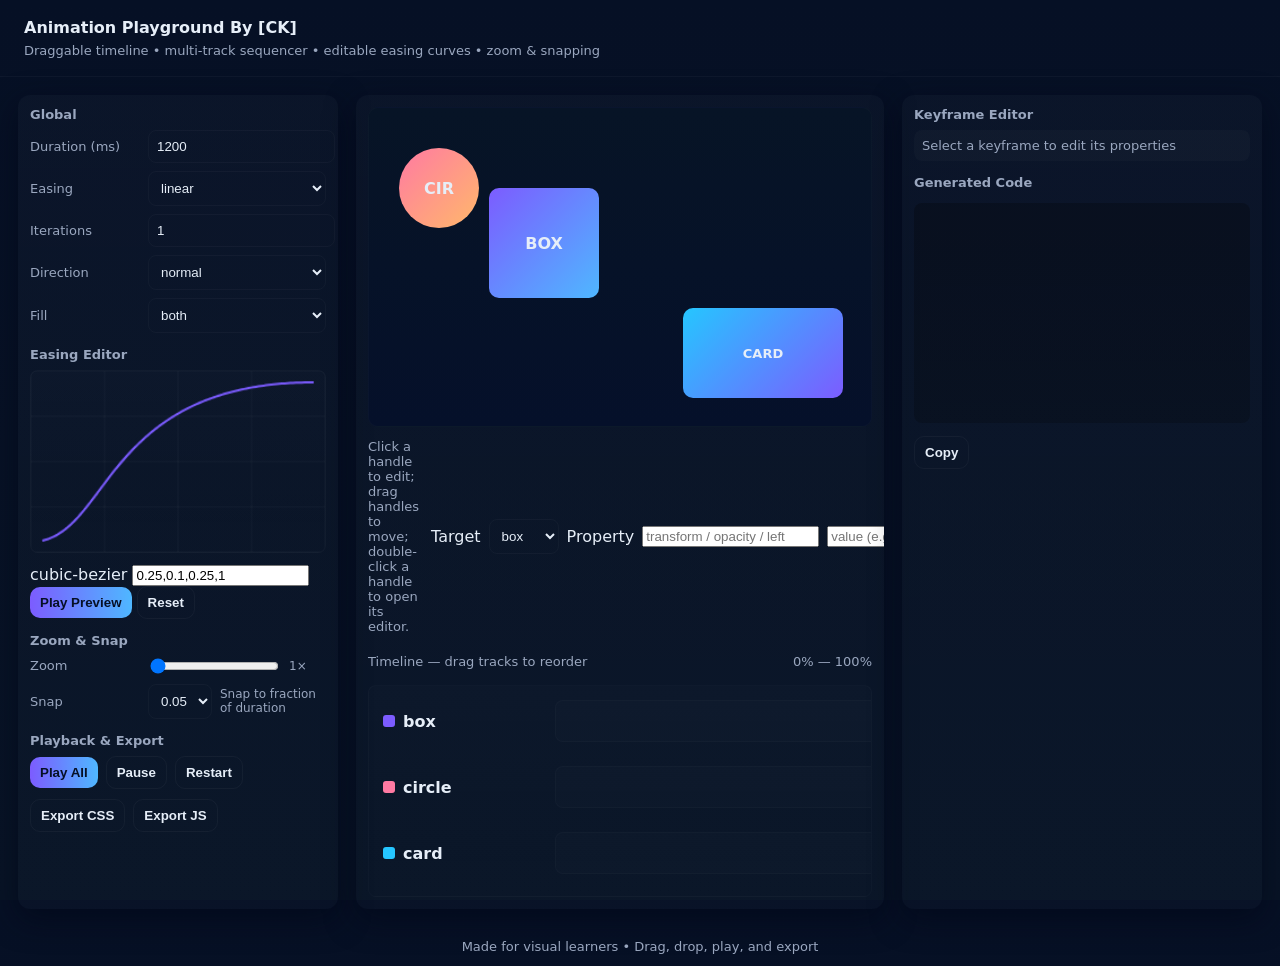
<file: Animation/index.html>
<!DOCTYPE html>
<html lang="en">
  <head>
    <meta charset="utf-8" />
    <meta name="viewport" content="width=device-width,initial-scale=1" />
    <link rel="stylesheet" href="styles.css" />
    <title>Animation Playground — Advanced Sequencer</title>
  </head>
  <body>
    <header class="header">
      <div class="header-inner">
        <h1>Animation Playground By [CK]</h1>
        <p class="subtitle">
          Draggable timeline • multi-track sequencer • editable easing curves •
          zoom & snapping
        </p>
      </div>
    </header>

    <main class="container">
      <!-- Left column: global controls + easing editor -->
      <aside class="panel left-panel">
        <section class="panel-section">
          <h3>Global</h3>
          <div class="form-row">
            <label>Duration (ms)</label>
            <input id="duration" type="number" value="1200" min="0" />
          </div>
          <div class="form-row">
            <label>Easing</label>
            <select id="easingSelect">
              <option value="linear">linear</option>
              <option value="ease">ease</option>
              <option value="ease-in">ease-in</option>
              <option value="ease-out">ease-out</option>
              <option value="ease-in-out">ease-in-out</option>
              <option value="custom">custom (edit)</option>
            </select>
          </div>
          <div class="form-row">
            <label>Iterations</label>
            <input id="iterations" type="number" value="1" min="0" />
          </div>
          <div class="form-row">
            <label>Direction</label>
            <select id="direction">
              <option>normal</option>
              <option>reverse</option>
              <option>alternate</option>
              <option>alternate-reverse</option>
            </select>
          </div>
          <div class="form-row">
            <label>Fill</label>
            <select id="fill">
              <option value="both">both</option>
              <option value="forwards">forwards</option>
              <option value="backwards">backwards</option>
              <option value="none">none</option>
            </select>
          </div>
        </section>

        <section class="panel-section">
          <h3>Easing Editor</h3>
          <canvas
            id="easingCanvas"
            width="260"
            height="160"
            class="easing-canvas"
            title="Drag control points to edit"
          ></canvas>
          <div class="ease-controls">
            <label>cubic-bezier</label>
            <input id="cubicInput" type="text" placeholder="x1,y1,x2,y2" />
            <div class="ease-actions">
              <button id="playEase" class="btn">Play Preview</button>
              <button id="resetEase" class="btn ghost">Reset</button>
            </div>
          </div>
        </section>

        <section class="panel-section">
          <h3>Zoom & Snap</h3>
          <div class="form-row">
            <label>Zoom</label>
            <input
              id="zoom"
              type="range"
              min="1"
              max="8"
              step="0.25"
              value="1"
            />
            <div class="small-info" id="zoomVal">1×</div>
          </div>
          <div class="form-row">
            <label>Snap</label>
            <select id="snap">
              <option value="0.01">0.01</option>
              <option value="0.02">0.02</option>
              <option value="0.05" selected>0.05</option>
              <option value="0.1">0.1</option>
              <option value="0.25">0.25</option>
            </select>
            <div class="small-info">Snap to fraction of duration</div>
          </div>
        </section>

        <section class="panel-section">
          <h3>Playback & Export</h3>
          <div class="row">
            <button id="playAll" class="btn">Play All</button>
            <button id="pauseAll" class="btn ghost">Pause</button>
            <button id="restartAll" class="btn ghost">Restart</button>
          </div>
          <div class="row" style="margin-top: 10px">
            <button id="exportCSS" class="btn ghost">Export CSS</button>
            <button id="exportJS" class="btn ghost">Export JS</button>
          </div>
        </section>
      </aside>

      <!-- Center: preview + timeline -->
      <section class="panel center-panel">
        <div class="preview">
          <div class="preview-stage" id="previewStage">
            <div class="sample box" data-name="box">BOX</div>
            <div class="sample circle" data-name="circle">CIR</div>
            <div class="sample card" data-name="card">CARD</div>
          </div>
          <div class="stage-footer">
            <div class="muted">
              Click a handle to edit; drag handles to move; double-click a
              handle to open its editor.
            </div>
            <div class="timeline-controls">
              <label>Target</label>
              <select id="targetSelect"></select>
              <label>Property</label>
              <input
                id="propInput"
                list="propList"
                placeholder="transform / opacity / left"
              />
              <datalist id="propList">
                <option>transform</option>
                <option>opacity</option>
                <option>left</option>
                <option>top</option>
                <option>background-color</option>
                <option>width</option>
                <option>height</option>
                <option>border-radius</option>
              </datalist>
              <input
                id="valInput"
                placeholder="value (e.g. translateX(120px) or #ff00aa)"
              />
              <input id="colorPicker" type="color" style="display: none" />
              <input
                id="offsetInput"
                type="number"
                min="0"
                max="1"
                step="0.01"
                value="0"
              />
              <button id="addKF" class="btn">Add Keyframe</button>
            </div>
          </div>
        </div>

        <div class="timeline-panel">
          <div class="timeline-toolbar">
            <div class="muted">Timeline — drag tracks to reorder</div>
            <div class="muted">0% — 100%</div>
          </div>
          <div id="timelineViewport" class="timeline-viewport">
            <div id="timelineInner" class="timeline-inner">
              <!-- tracks appended here -->
            </div>
          </div>
        </div>
      </section>

      <!-- Right: keyframe editor & code -->
      <aside class="panel right-panel">
        <section class="panel-section">
          <h3>Keyframe Editor</h3>
          <div id="kfEditor" class="kf-editor">
            <div class="muted">Select a keyframe to edit its properties</div>
          </div>
        </section>

        <section class="panel-section">
          <h3>Generated Code</h3>
          <pre id="generatedCode" class="code-block"></pre>
          <div class="row">
            <button id="copyCode" class="btn ghost">Copy</button>
          </div>
        </section>
      </aside>
    </main>

    <footer class="footer">
      Made for visual learners • Drag, drop, play, and export
    </footer>

    <script src="script.js"></script>
  </body>
</html>
</file>
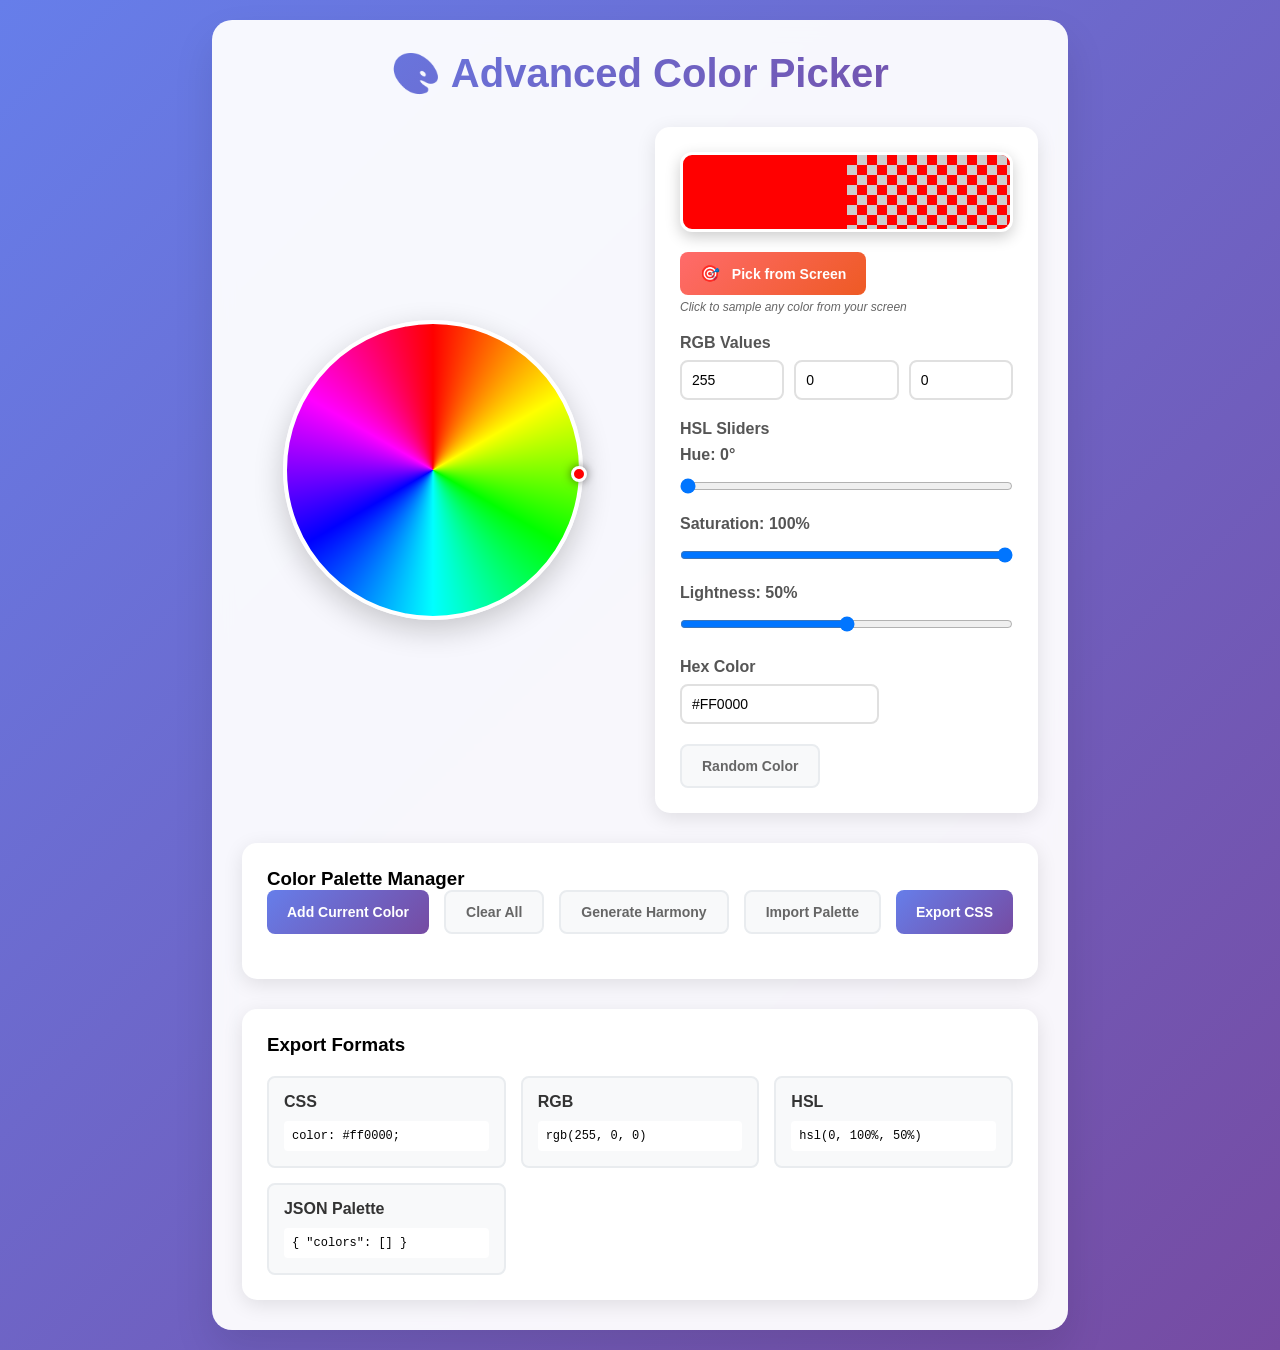
<file: Color-Picker/index.html>
<!DOCTYPE html>
<html lang="en">
  <head>
    <meta charset="UTF-8" />
    <meta name="viewport" content="width=device-width, initial-scale=1.0" />
    <link rel="stylesheet" href="style.css" />
    <title>Advanced Color Picker</title>
  </head>
  <body>
    <div class="container">
      <h1>🎨 Advanced Color Picker</h1>

      <div class="picker-grid">
        <div class="color-wheel-container">
          <div class="color-wheel" id="colorWheel">
            <div class="wheel-pointer" id="wheelPointer"></div>
          </div>
        </div>

        <div class="controls-panel">
          <div class="color-preview" id="colorPreview"></div>

          <div class="input-group">
            <button class="btn eyedropper-btn" id="eyedropperBtn">
              <span class="eyedropper-icon">🎯</span>
              Pick from Screen
            </button>
            <div class="feature-note" id="eyedropperNote">
              Click to sample any color from your screen
            </div>
          </div>

          <div class="input-group">
            <label>RGB Values</label>
            <div class="input-row">
              <input
                type="number"
                id="rgbR"
                min="0"
                max="255"
                placeholder="R"
              />
              <input
                type="number"
                id="rgbG"
                min="0"
                max="255"
                placeholder="G"
              />
              <input
                type="number"
                id="rgbB"
                min="0"
                max="255"
                placeholder="B"
              />
            </div>
          </div>

          <div class="input-group">
            <label>HSL Sliders</label>
            <div class="slider-container">
              <label>Hue: <span id="hueValue">0</span>°</label>
              <input
                type="range"
                class="slider hue-slider"
                id="hueSlider"
                min="0"
                max="360"
                value="0"
              />
            </div>
            <div class="slider-container">
              <label>Saturation: <span id="satValue">100</span>%</label>
              <input
                type="range"
                class="slider saturation-slider"
                id="satSlider"
                min="0"
                max="100"
                value="100"
              />
            </div>
            <div class="slider-container">
              <label>Lightness: <span id="lightValue">50</span>%</label>
              <input
                type="range"
                class="slider lightness-slider"
                id="lightSlider"
                min="0"
                max="100"
                value="50"
              />
            </div>
          </div>

          <div class="input-group">
            <label>Hex Color</label>
            <input type="text" id="hexInput" placeholder="#FF0000" />
          </div>
        </div>
      </div>

      <div class="palette-section">
        <h3>Color Palette Manager</h3>
        <div class="palette-controls">
          <button class="btn btn-primary" id="addToPalette">
            Add Current Color
          </button>
          <button class="btn btn-secondary" id="clearPalette">Clear All</button>
          <button class="btn btn-secondary" id="generatePalette">
            Generate Harmony
          </button>
        </div>
        <div class="palette-grid" id="paletteGrid"></div>
      </div>

      <div class="export-section">
        <h3>Export Formats</h3>
        <div class="export-formats">
          <div class="format-card">
            <h4>CSS</h4>
            <code id="cssOutput">color: #ff0000;</code>
          </div>
          <div class="format-card">
            <h4>RGB</h4>
            <code id="rgbOutput">rgb(255, 0, 0)</code>
          </div>
          <div class="format-card">
            <h4>HSL</h4>
            <code id="hslOutput">hsl(0, 100%, 50%)</code>
          </div>
          <div class="format-card">
            <h4>JSON Palette</h4>
            <code id="jsonOutput">{"colors": []}</code>
          </div>
        </div>
      </div>
    </div>
    <script src="app.js"></script>
  </body>
</html>
</file>
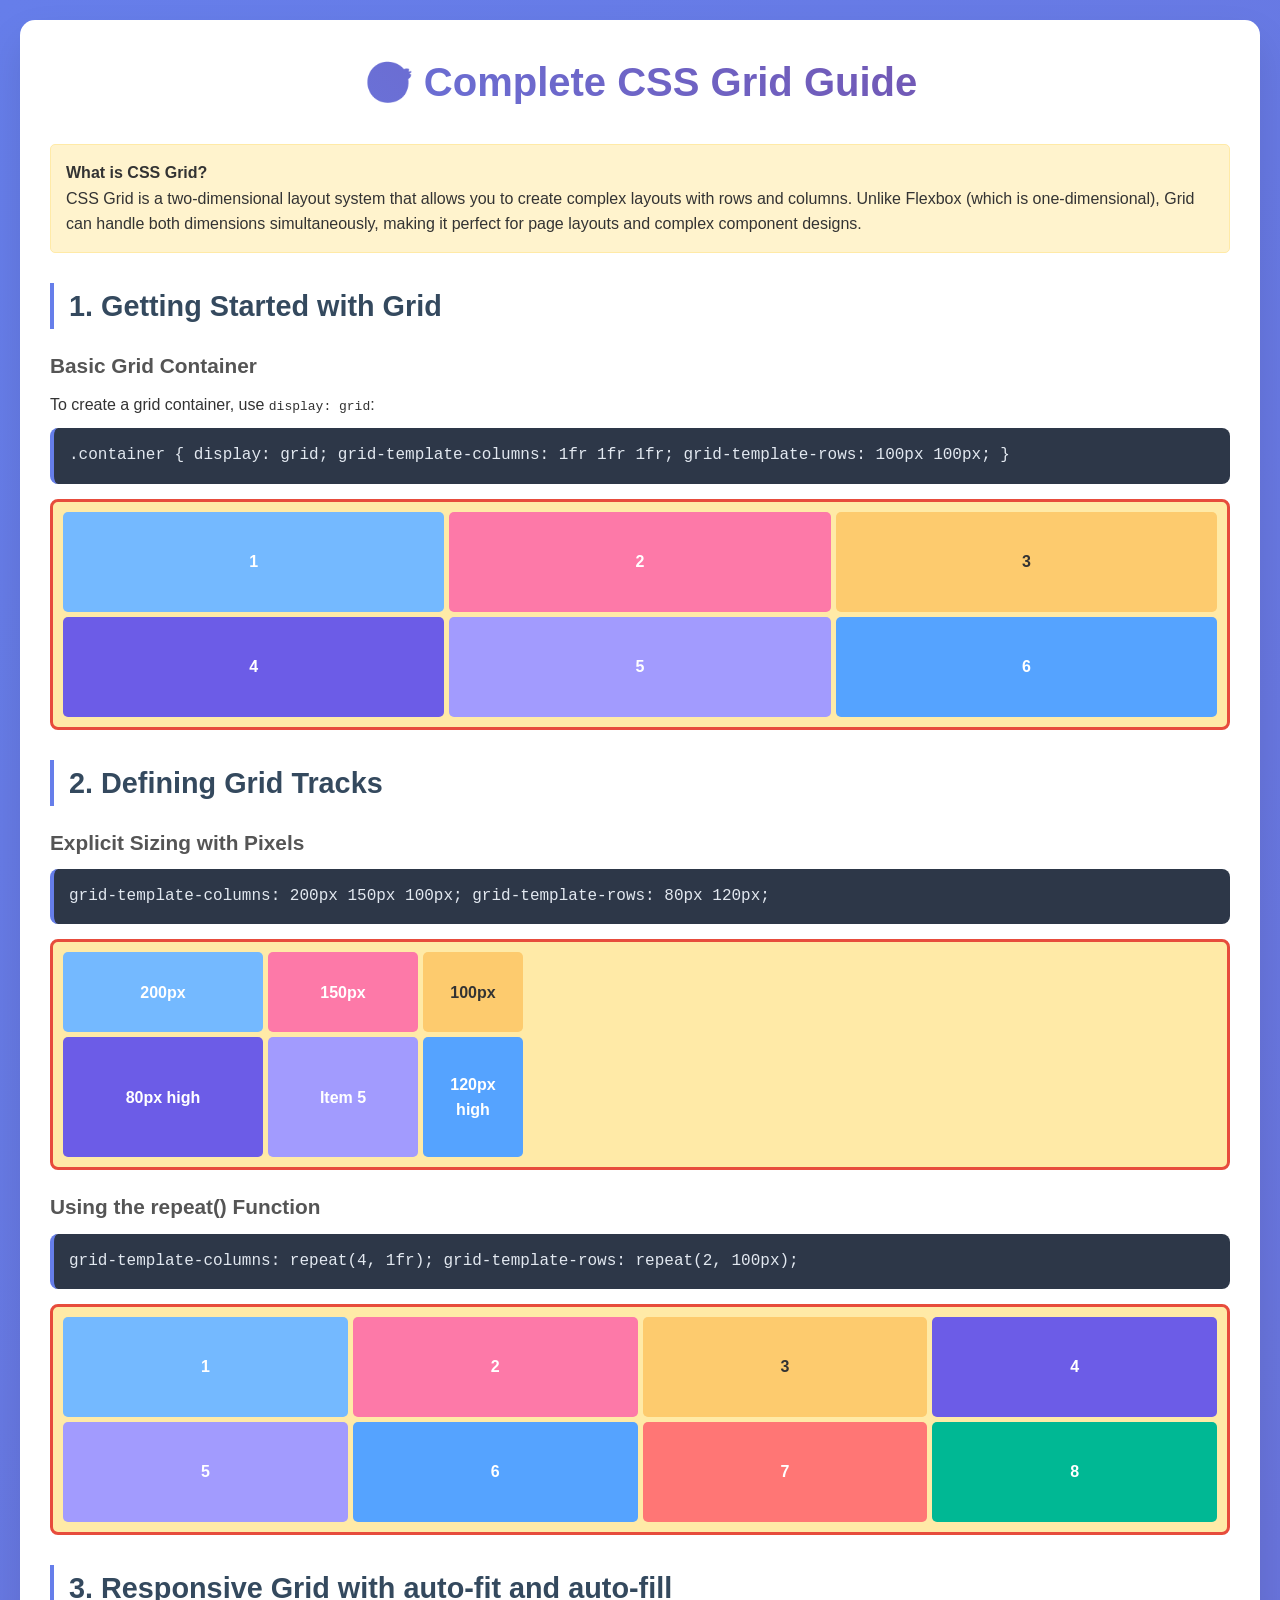
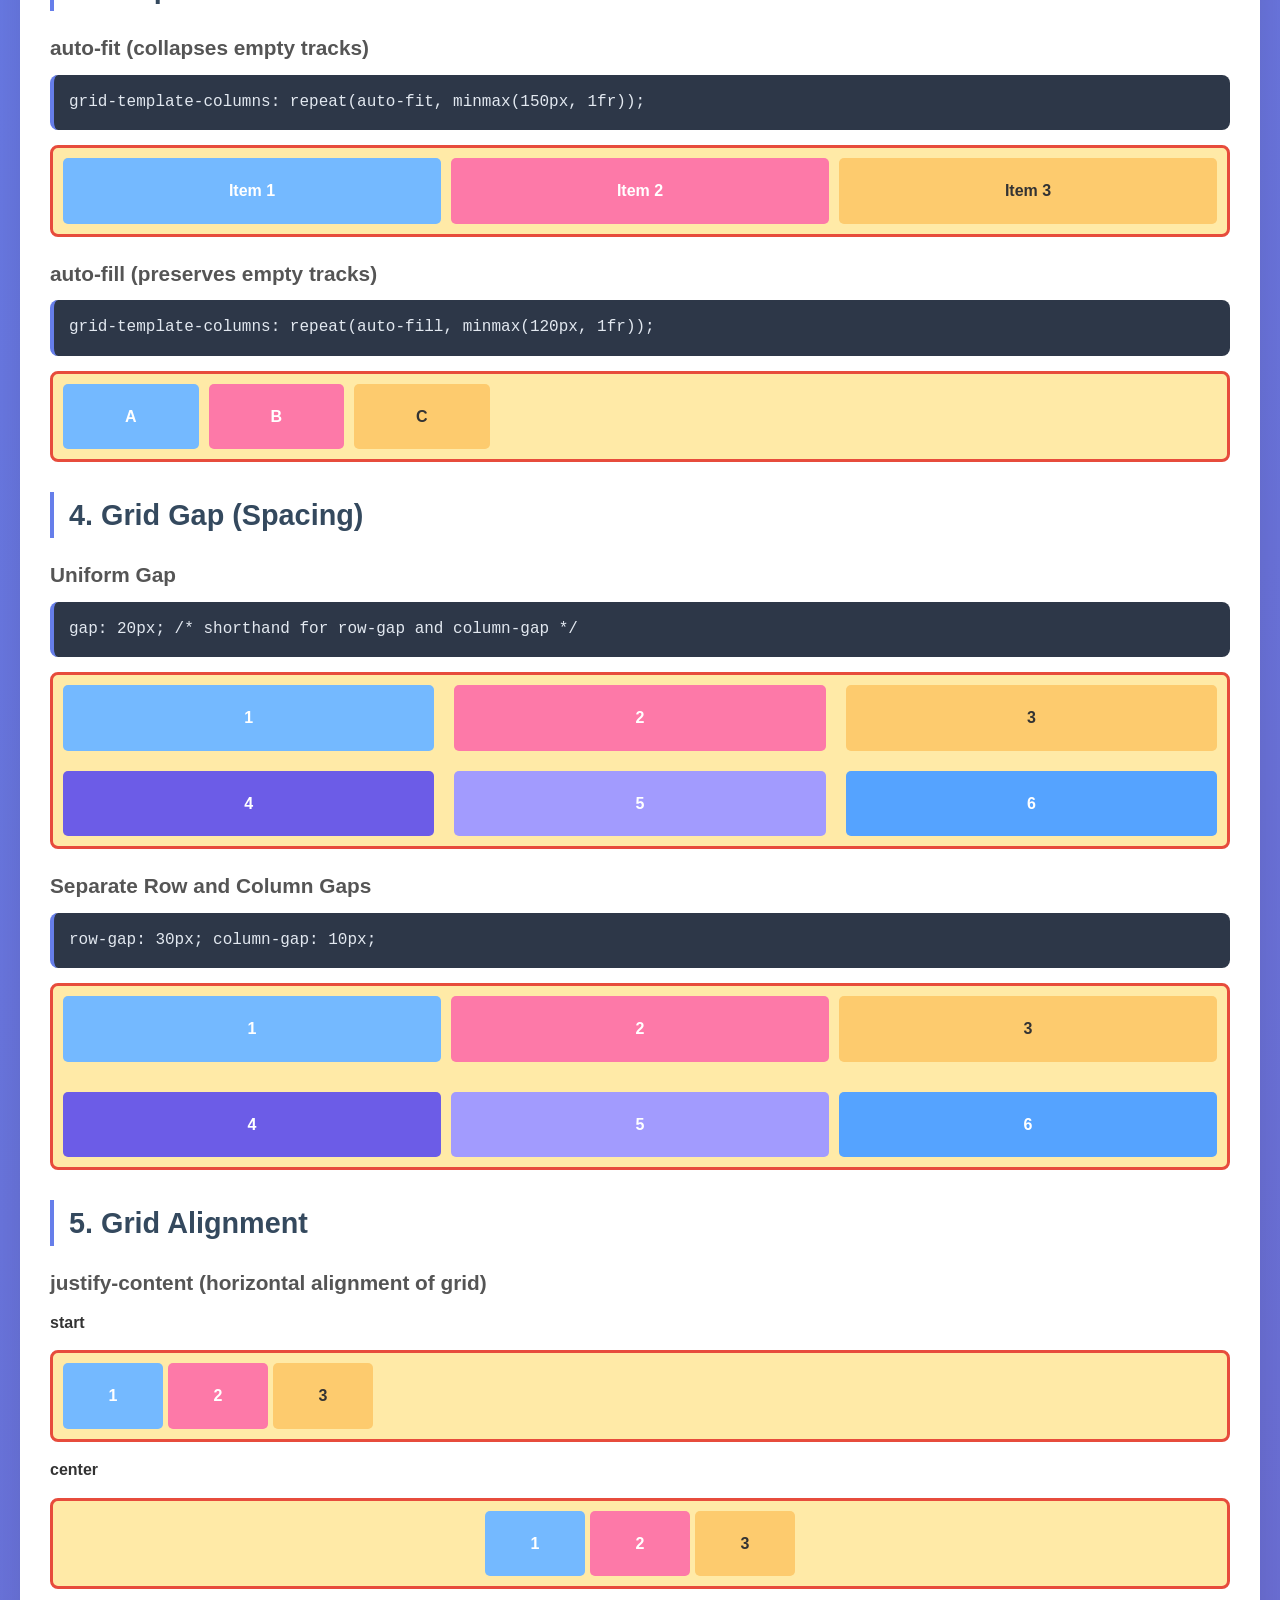
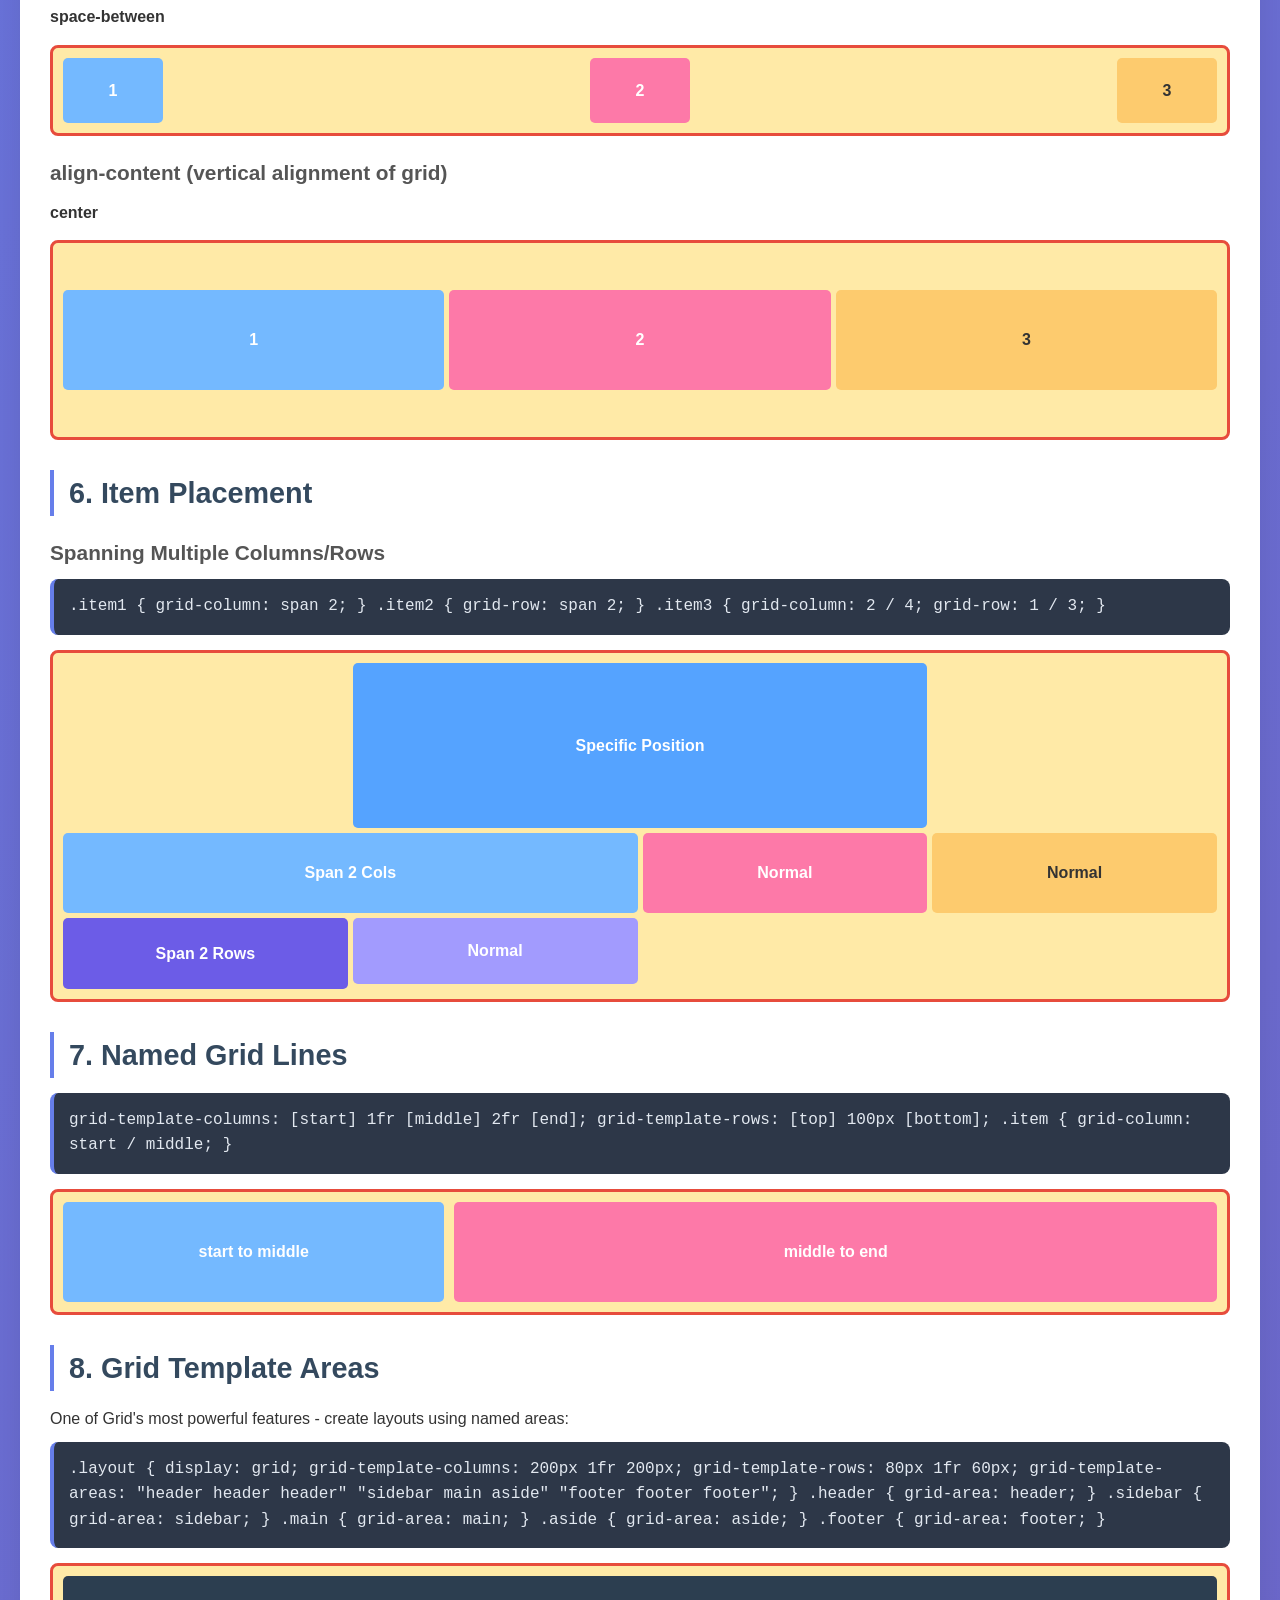
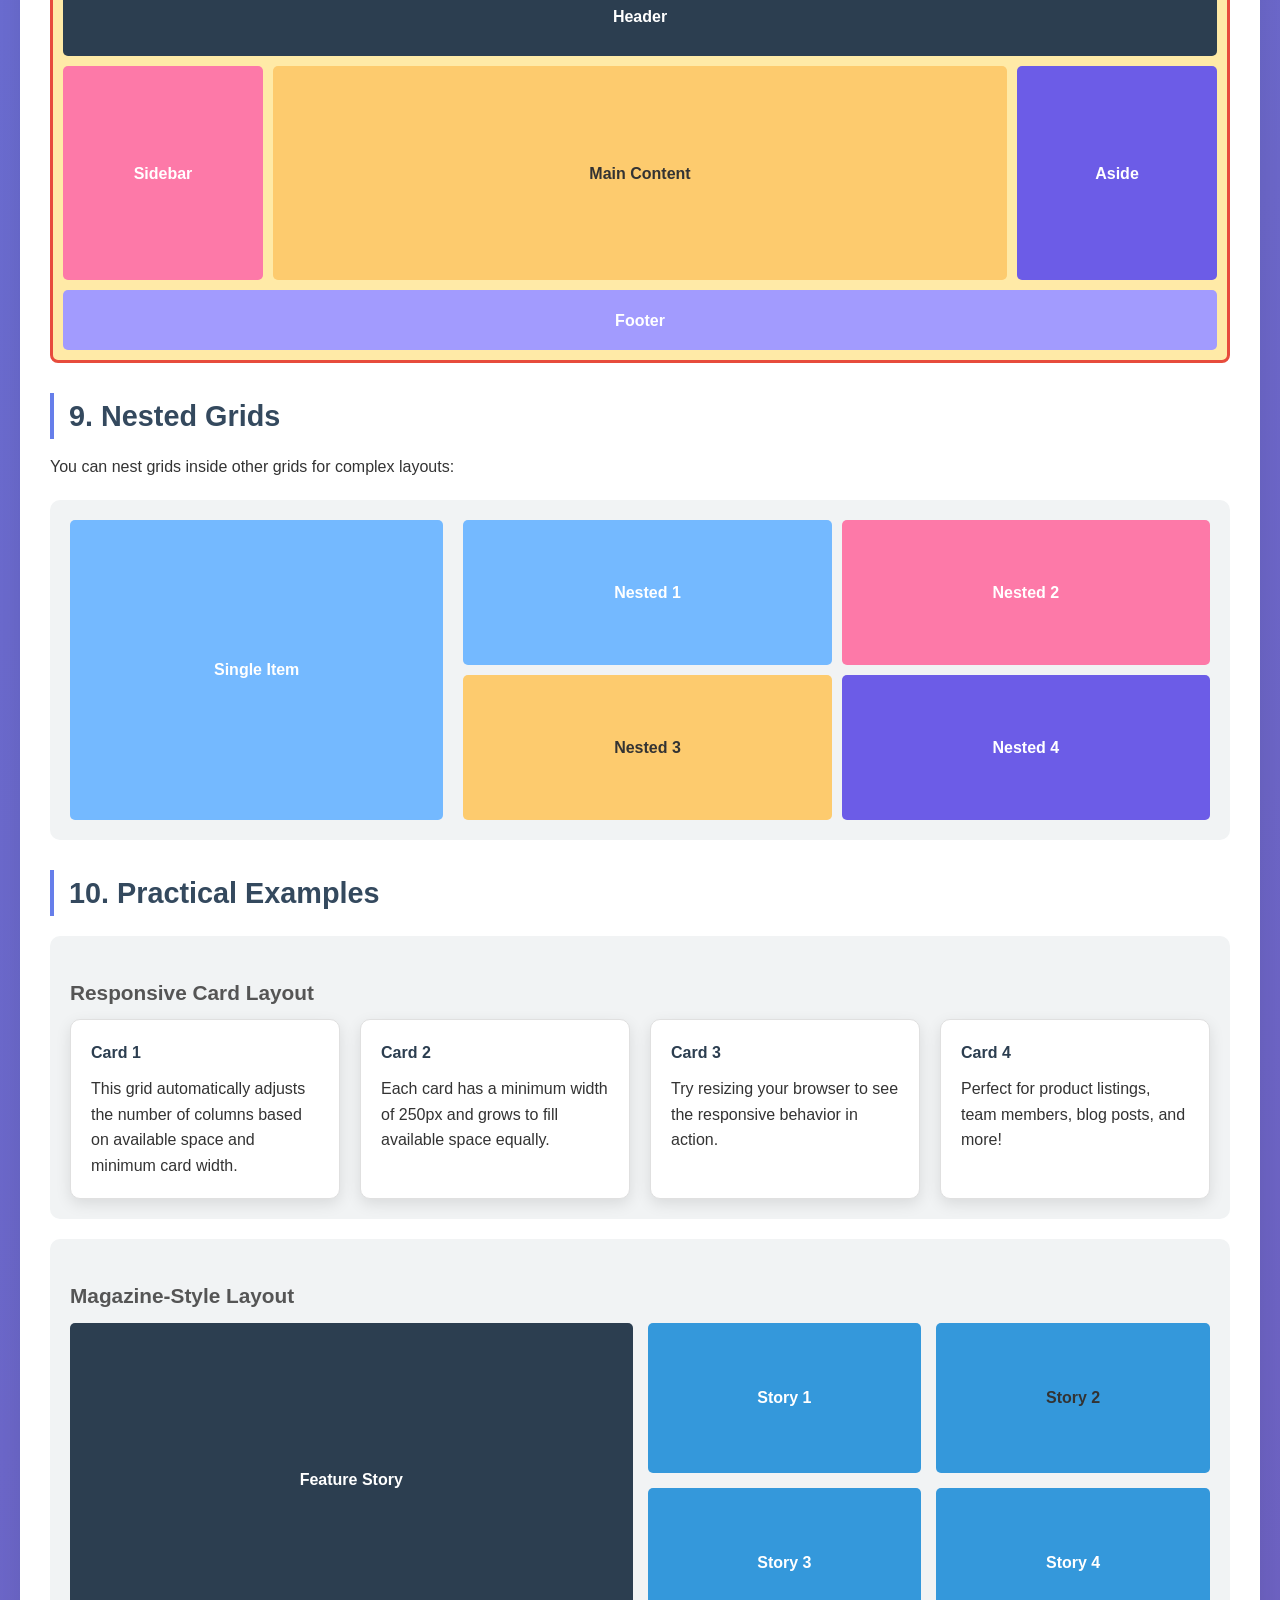
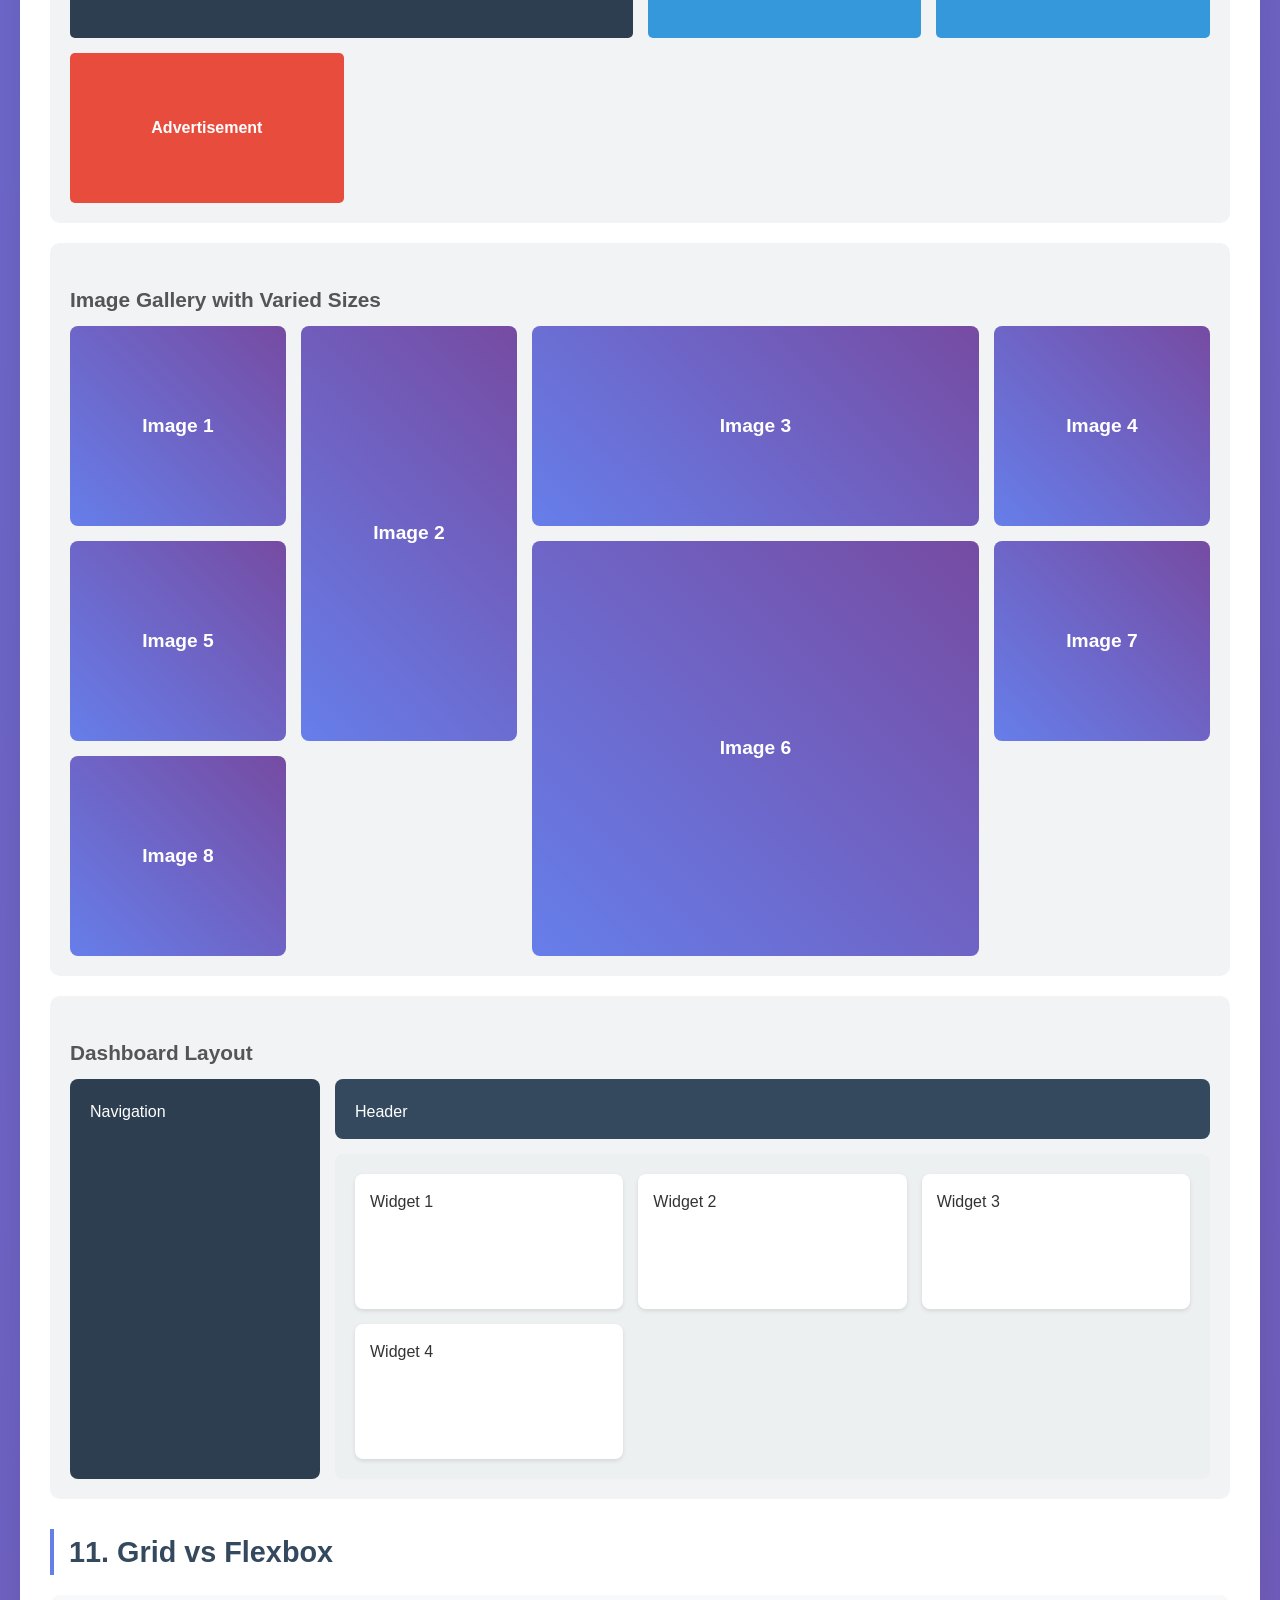
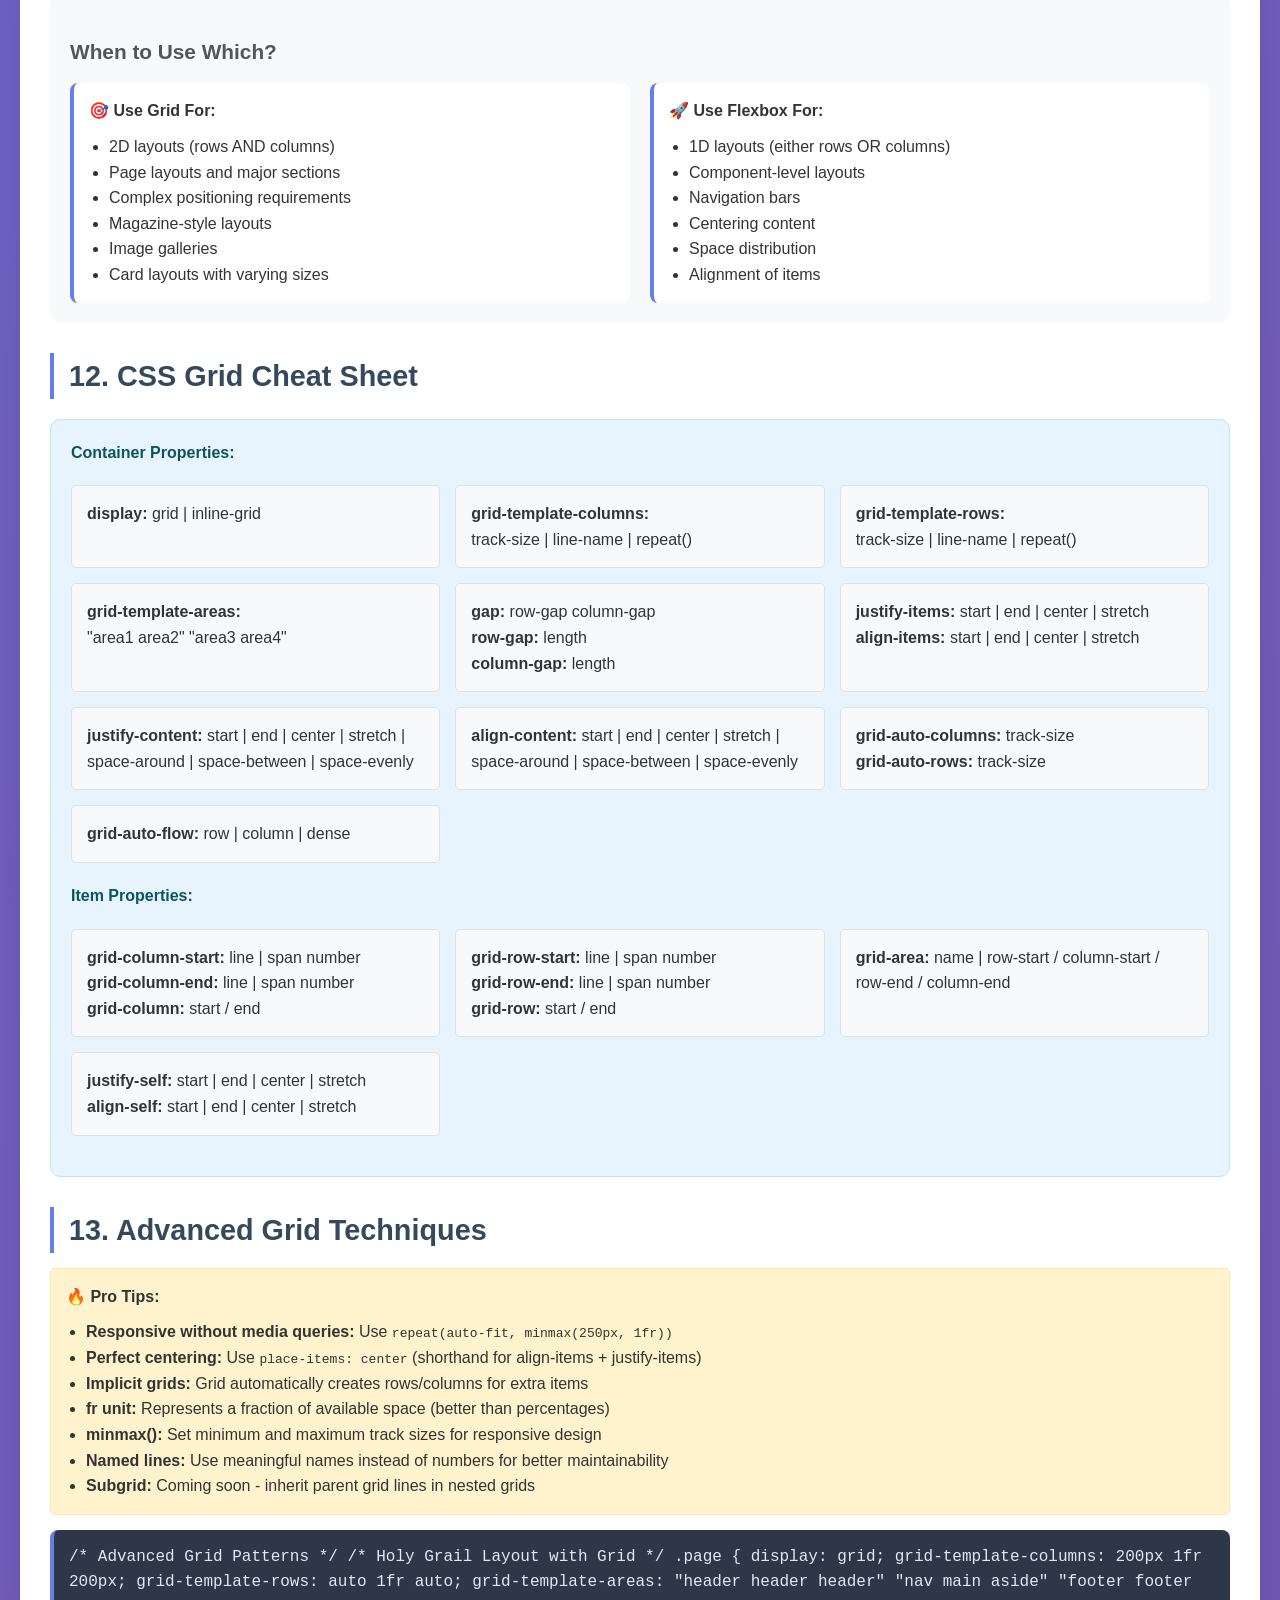
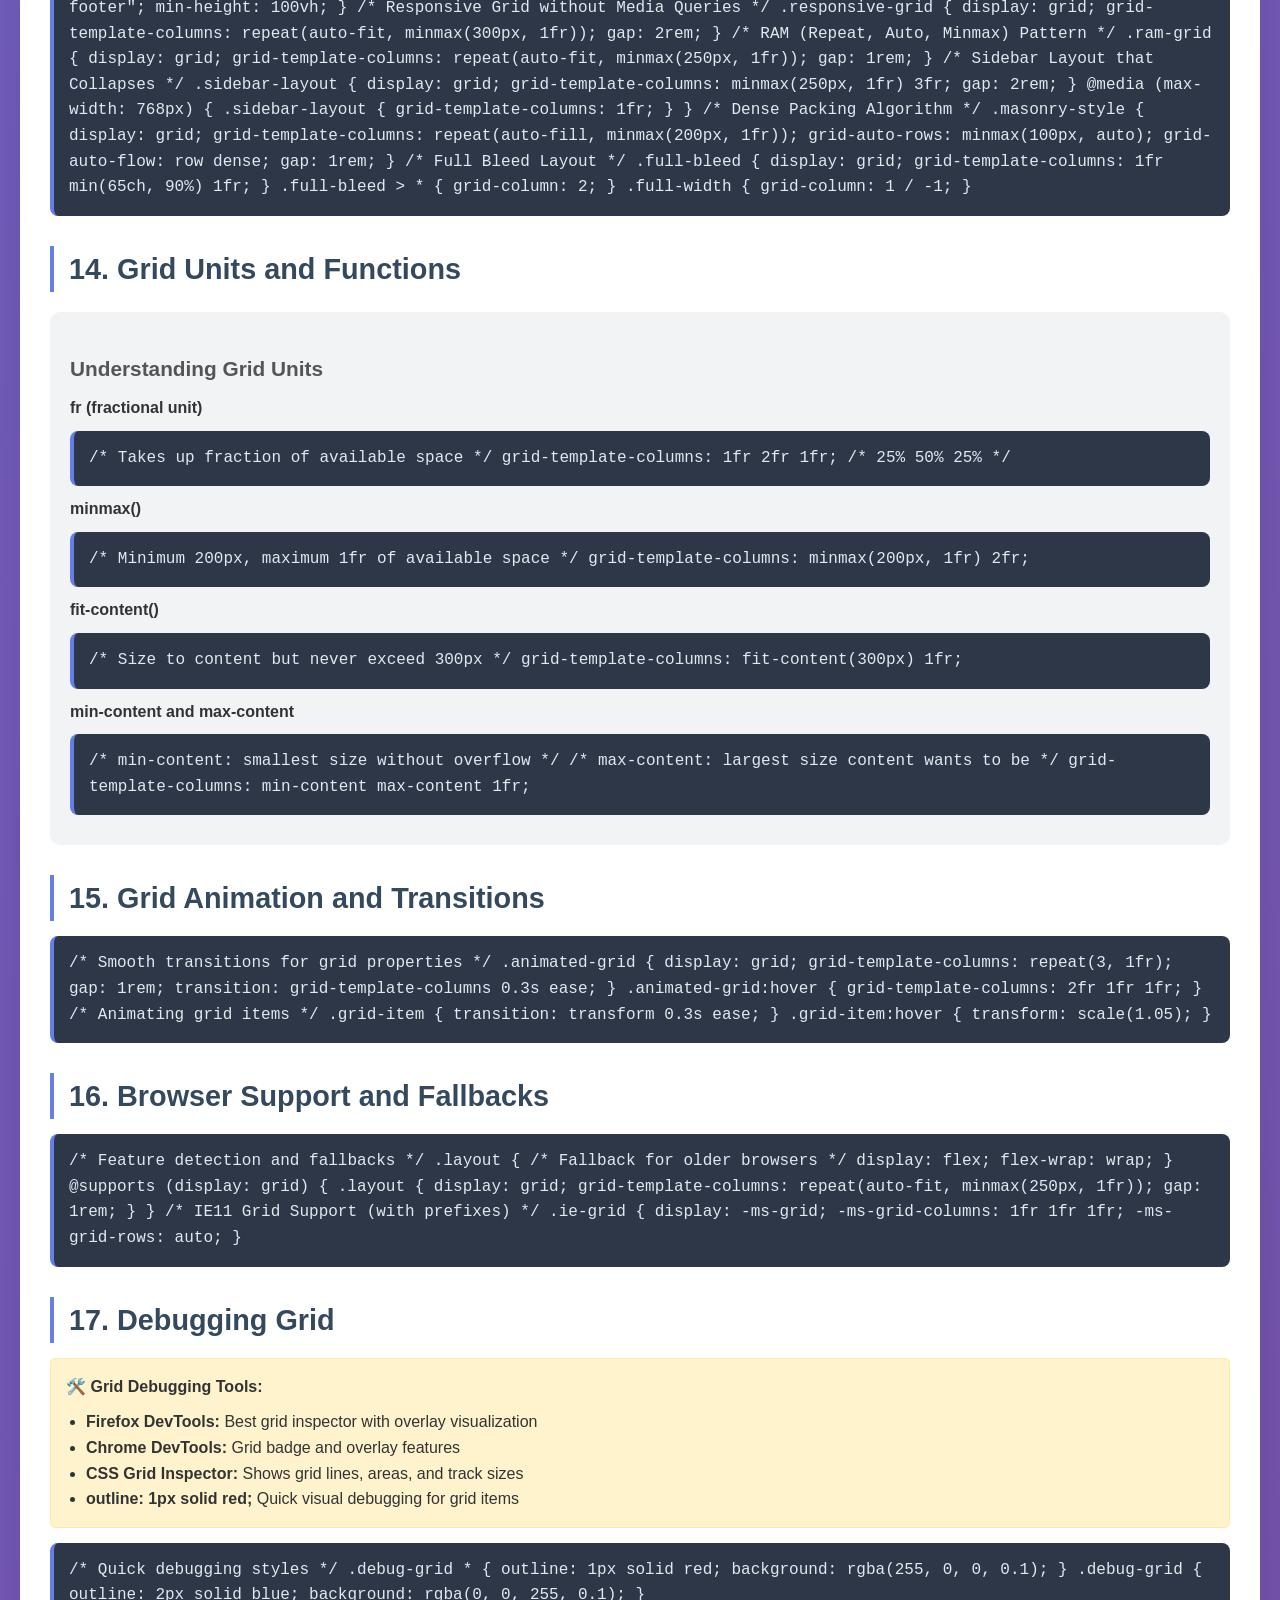
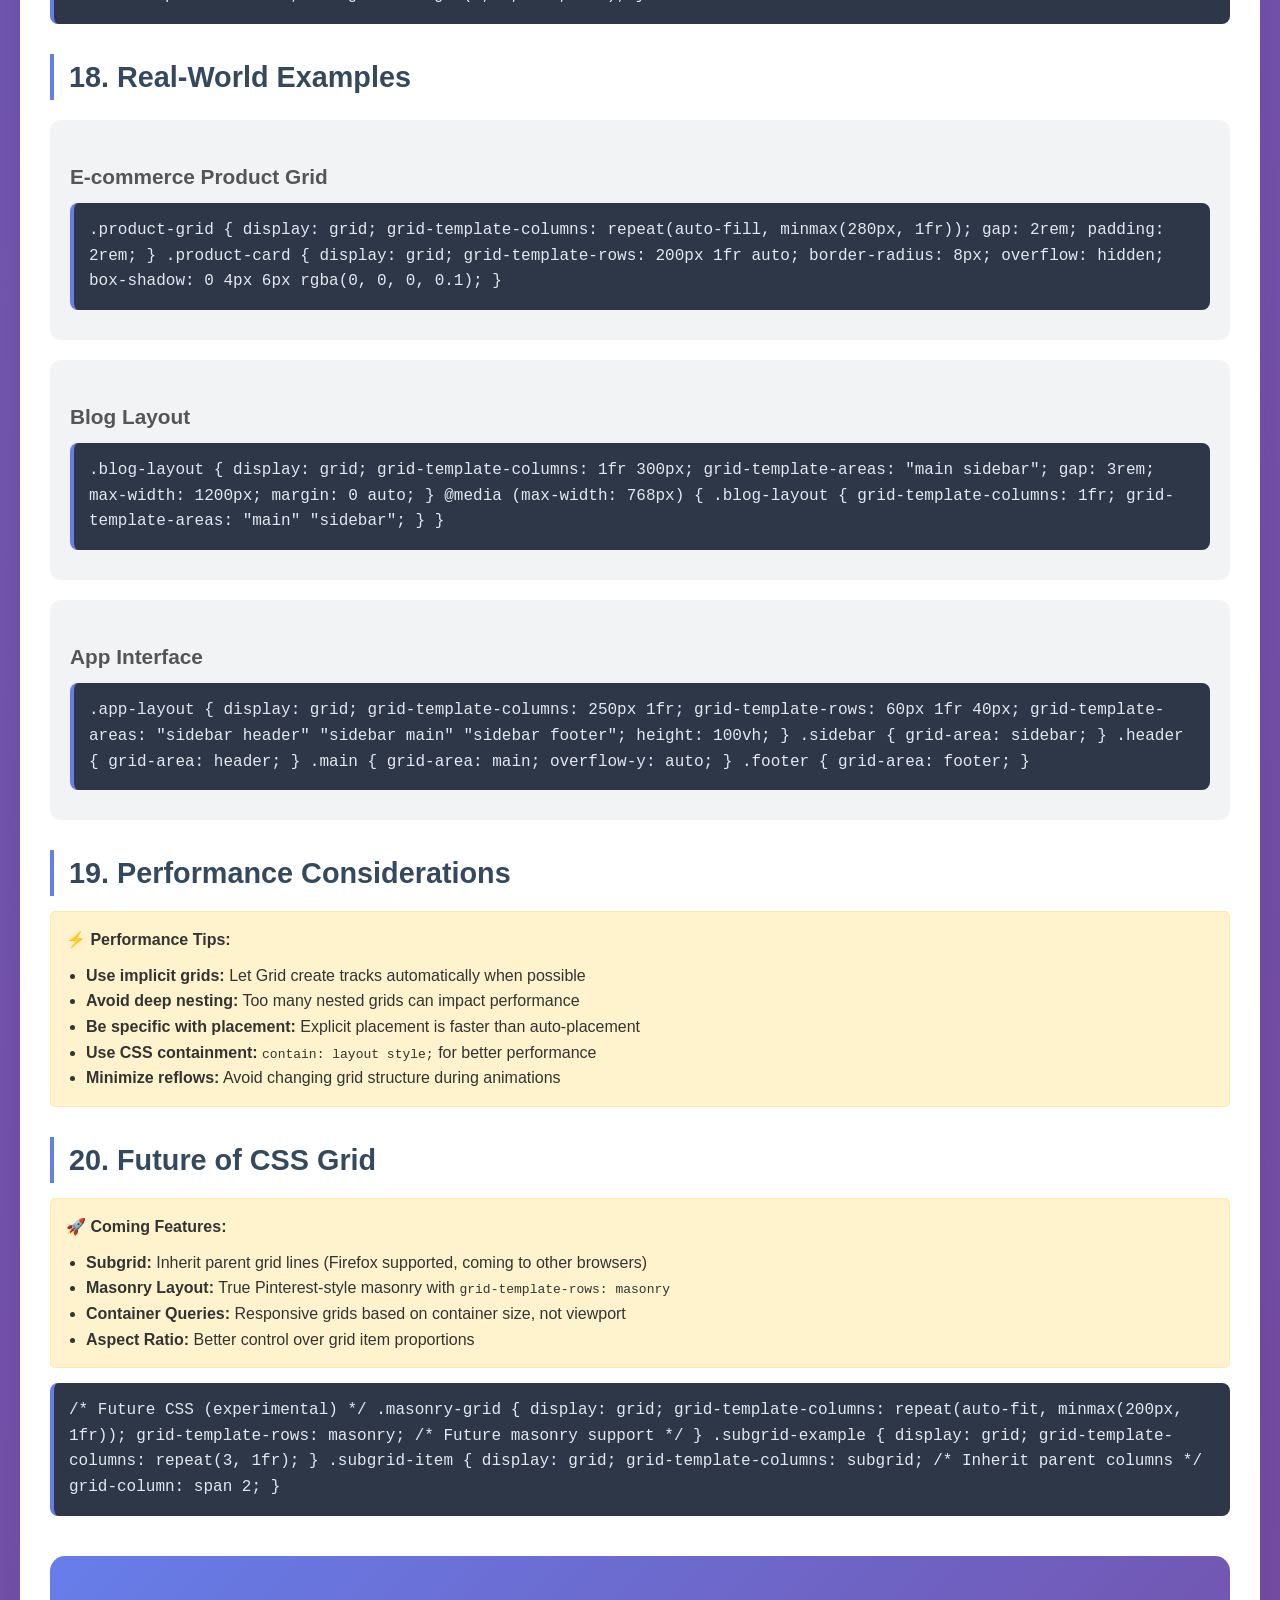
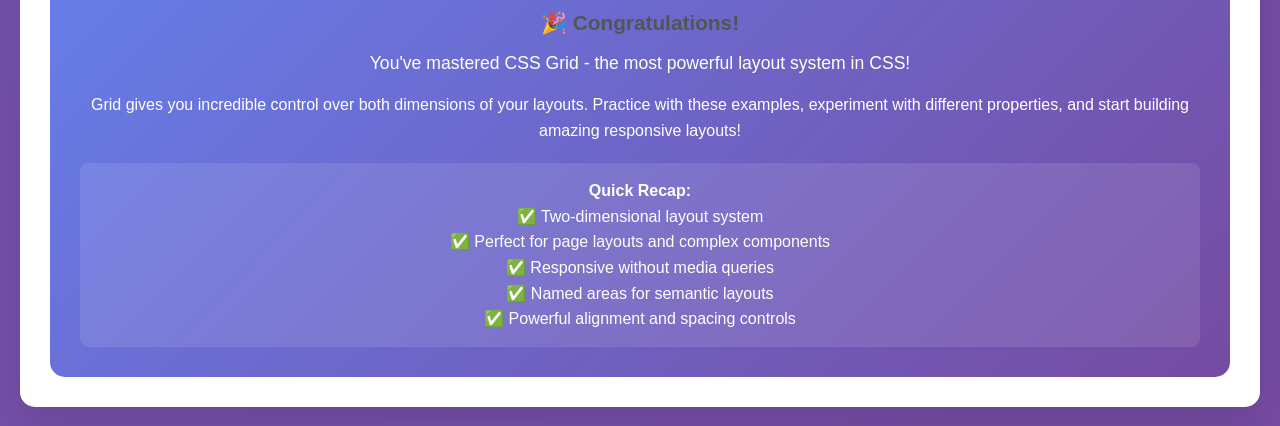
<file: CSS-Grid/index.html>
<!DOCTYPE html>
<html lang="en">
  <head>
    <meta charset="UTF-8" />
    <meta name="viewport" content="width=device-width, initial-scale=1.0" />
    <link rel="stylesheet" href="style.css" />
    <title>Complete CSS Grid Guide</title>
  </head>
  <body>
    <div class="container">
      <h1>🎯 Complete CSS Grid Guide</h1>

      <div class="highlight">
        <strong>What is CSS Grid?</strong><br />
        CSS Grid is a two-dimensional layout system that allows you to create
        complex layouts with rows and columns. Unlike Flexbox (which is
        one-dimensional), Grid can handle both dimensions simultaneously, making
        it perfect for page layouts and complex component designs.
      </div>

      <h2>1. Getting Started with Grid</h2>

      <h3>Basic Grid Container</h3>
      <p>To create a grid container, use <code>display: grid</code>:</p>

      <div class="code">
        .container { display: grid; grid-template-columns: 1fr 1fr 1fr;
        grid-template-rows: 100px 100px; }
      </div>

      <div class="grid-demo basic-grid">
        <div class="grid-item">1</div>
        <div class="grid-item">2</div>
        <div class="grid-item">3</div>
        <div class="grid-item">4</div>
        <div class="grid-item">5</div>
        <div class="grid-item">6</div>
      </div>

      <h2>2. Defining Grid Tracks</h2>

      <h3>Explicit Sizing with Pixels</h3>
      <div class="code">
        grid-template-columns: 200px 150px 100px; grid-template-rows: 80px
        120px;
      </div>

      <div class="grid-demo explicit-grid">
        <div class="grid-item">200px</div>
        <div class="grid-item">150px</div>
        <div class="grid-item">100px</div>
        <div class="grid-item">80px high</div>
        <div class="grid-item">Item 5</div>
        <div class="grid-item">120px high</div>
      </div>

      <h3>Using the repeat() Function</h3>
      <div class="code">
        grid-template-columns: repeat(4, 1fr); grid-template-rows: repeat(2,
        100px);
      </div>

      <div class="grid-demo repeat-grid">
        <div class="grid-item">1</div>
        <div class="grid-item">2</div>
        <div class="grid-item">3</div>
        <div class="grid-item">4</div>
        <div class="grid-item">5</div>
        <div class="grid-item">6</div>
        <div class="grid-item">7</div>
        <div class="grid-item">8</div>
      </div>

      <h2>3. Responsive Grid with auto-fit and auto-fill</h2>

      <h3>auto-fit (collapses empty tracks)</h3>
      <div class="code">
        grid-template-columns: repeat(auto-fit, minmax(150px, 1fr));
      </div>

      <div class="grid-demo auto-grid">
        <div class="grid-item">Item 1</div>
        <div class="grid-item">Item 2</div>
        <div class="grid-item">Item 3</div>
      </div>

      <h3>auto-fill (preserves empty tracks)</h3>
      <div class="code">
        grid-template-columns: repeat(auto-fill, minmax(120px, 1fr));
      </div>

      <div class="grid-demo auto-fill-grid">
        <div class="grid-item">A</div>
        <div class="grid-item">B</div>
        <div class="grid-item">C</div>
      </div>

      <h2>4. Grid Gap (Spacing)</h2>

      <h3>Uniform Gap</h3>
      <div class="code">
        gap: 20px; /* shorthand for row-gap and column-gap */
      </div>

      <div class="grid-demo gap-grid">
        <div class="grid-item">1</div>
        <div class="grid-item">2</div>
        <div class="grid-item">3</div>
        <div class="grid-item">4</div>
        <div class="grid-item">5</div>
        <div class="grid-item">6</div>
      </div>

      <h3>Separate Row and Column Gaps</h3>
      <div class="code">row-gap: 30px; column-gap: 10px;</div>

      <div class="grid-demo gap-separate">
        <div class="grid-item">1</div>
        <div class="grid-item">2</div>
        <div class="grid-item">3</div>
        <div class="grid-item">4</div>
        <div class="grid-item">5</div>
        <div class="grid-item">6</div>
      </div>

      <h2>5. Grid Alignment</h2>

      <h3>justify-content (horizontal alignment of grid)</h3>

      <h4>start</h4>
      <div class="grid-demo justify-start">
        <div class="grid-item">1</div>
        <div class="grid-item">2</div>
        <div class="grid-item">3</div>
      </div>

      <h4>center</h4>
      <div class="grid-demo justify-center">
        <div class="grid-item">1</div>
        <div class="grid-item">2</div>
        <div class="grid-item">3</div>
      </div>

      <h4>space-between</h4>
      <div class="grid-demo justify-space-between">
        <div class="grid-item">1</div>
        <div class="grid-item">2</div>
        <div class="grid-item">3</div>
      </div>

      <h3>align-content (vertical alignment of grid)</h3>

      <h4>center</h4>
      <div class="grid-demo align-center">
        <div class="grid-item">1</div>
        <div class="grid-item">2</div>
        <div class="grid-item">3</div>
      </div>

      <h2>6. Item Placement</h2>

      <h3>Spanning Multiple Columns/Rows</h3>
      <div class="code">
        .item1 { grid-column: span 2; } .item2 { grid-row: span 2; } .item3 {
        grid-column: 2 / 4; grid-row: 1 / 3; }
      </div>

      <div class="grid-demo placement-grid">
        <div class="grid-item item-span-col">Span 2 Cols</div>
        <div class="grid-item">Normal</div>
        <div class="grid-item">Normal</div>
        <div class="grid-item item-span-row">Span 2 Rows</div>
        <div class="grid-item">Normal</div>
        <div class="grid-item item-specific">Specific Position</div>
      </div>

      <h2>7. Named Grid Lines</h2>
      <div class="code">
        grid-template-columns: [start] 1fr [middle] 2fr [end];
        grid-template-rows: [top] 100px [bottom]; .item { grid-column: start /
        middle; }
      </div>

      <div class="grid-demo named-lines">
        <div class="grid-item named-item">start to middle</div>
        <div class="grid-item">middle to end</div>
      </div>

      <h2>8. Grid Template Areas</h2>
      <p>
        One of Grid's most powerful features - create layouts using named areas:
      </p>

      <div class="code">
        .layout { display: grid; grid-template-columns: 200px 1fr 200px;
        grid-template-rows: 80px 1fr 60px; grid-template-areas: "header header
        header" "sidebar main aside" "footer footer footer"; } .header {
        grid-area: header; } .sidebar { grid-area: sidebar; } .main { grid-area:
        main; } .aside { grid-area: aside; } .footer { grid-area: footer; }
      </div>

      <div class="grid-demo layout-grid">
        <div class="grid-item header">Header</div>
        <div class="grid-item sidebar">Sidebar</div>
        <div class="grid-item main-content">Main Content</div>
        <div class="grid-item aside">Aside</div>
        <div class="grid-item footer">Footer</div>
      </div>

      <h2>9. Nested Grids</h2>
      <p>You can nest grids inside other grids for complex layouts:</p>

      <div class="practical-example">
        <div class="nested-container">
          <div class="grid-item">Single Item</div>
          <div class="nested-grid">
            <div class="grid-item">Nested 1</div>
            <div class="grid-item">Nested 2</div>
            <div class="grid-item">Nested 3</div>
            <div class="grid-item">Nested 4</div>
          </div>
        </div>
      </div>

      <h2>10. Practical Examples</h2>

      <div class="practical-example">
        <h3>Responsive Card Layout</h3>
        <div class="responsive-cards">
          <div class="card">
            <h4>Card 1</h4>
            <p>
              This grid automatically adjusts the number of columns based on
              available space and minimum card width.
            </p>
          </div>
          <div class="card">
            <h4>Card 2</h4>
            <p>
              Each card has a minimum width of 250px and grows to fill available
              space equally.
            </p>
          </div>
          <div class="card">
            <h4>Card 3</h4>
            <p>
              Try resizing your browser to see the responsive behavior in
              action.
            </p>
          </div>
          <div class="card">
            <h4>Card 4</h4>
            <p>
              Perfect for product listings, team members, blog posts, and more!
            </p>
          </div>
        </div>
      </div>

      <div class="practical-example">
        <h3>Magazine-Style Layout</h3>
        <div class="magazine-layout">
          <div class="grid-item feature">Feature Story</div>
          <div class="grid-item story">Story 1</div>
          <div class="grid-item story">Story 2</div>
          <div class="grid-item story">Story 3</div>
          <div class="grid-item story">Story 4</div>
          <div class="grid-item ad">Advertisement</div>
        </div>
      </div>

      <div class="practical-example">
        <h3>Image Gallery with Varied Sizes</h3>
        <div class="gallery">
          <div class="gallery-item"></div>
          <div class="gallery-item"></div>
          <div class="gallery-item"></div>
          <div class="gallery-item"></div>
          <div class="gallery-item"></div>
          <div class="gallery-item"></div>
          <div class="gallery-item"></div>
          <div class="gallery-item"></div>
        </div>
      </div>

      <div class="practical-example">
        <h3>Dashboard Layout</h3>
        <div class="dashboard">
          <div class="dash-nav">Navigation</div>
          <div class="dash-header">Header</div>
          <div class="dash-main">
            <div class="widget">Widget 1</div>
            <div class="widget">Widget 2</div>
            <div class="widget">Widget 3</div>
            <div class="widget">Widget 4</div>
          </div>
        </div>
      </div>

      <h2>11. Grid vs Flexbox</h2>

      <div class="comparison">
        <h3>When to Use Which?</h3>
        <div class="comparison-grid">
          <div class="comparison-item">
            <h4>🎯 Use Grid For:</h4>
            <ul style="margin-left: 20px; margin-top: 10px">
              <li>2D layouts (rows AND columns)</li>
              <li>Page layouts and major sections</li>
              <li>Complex positioning requirements</li>
              <li>Magazine-style layouts</li>
              <li>Image galleries</li>
              <li>Card layouts with varying sizes</li>
            </ul>
          </div>
          <div class="comparison-item">
            <h4>🚀 Use Flexbox For:</h4>
            <ul style="margin-left: 20px; margin-top: 10px">
              <li>1D layouts (either rows OR columns)</li>
              <li>Component-level layouts</li>
              <li>Navigation bars</li>
              <li>Centering content</li>
              <li>Space distribution</li>
              <li>Alignment of items</li>
            </ul>
          </div>
        </div>
      </div>

      <h2>12. CSS Grid Cheat Sheet</h2>

      <div class="cheat-sheet">
        <h4>Container Properties:</h4>
        <div class="property-grid">
          <div class="property">
            <strong>display:</strong> grid | inline-grid
          </div>
          <div class="property">
            <strong>grid-template-columns:</strong><br />
            track-size | line-name | repeat()
          </div>
          <div class="property">
            <strong>grid-template-rows:</strong><br />
            track-size | line-name | repeat()
          </div>
          <div class="property">
            <strong>grid-template-areas:</strong><br />
            "area1 area2" "area3 area4"
          </div>
          <div class="property">
            <strong>gap:</strong> row-gap column-gap<br />
            <strong>row-gap:</strong> length<br />
            <strong>column-gap:</strong> length
          </div>
          <div class="property">
            <strong>justify-items:</strong> start | end | center | stretch<br />
            <strong>align-items:</strong> start | end | center | stretch
          </div>
          <div class="property">
            <strong>justify-content:</strong> start | end | center | stretch |
            space-around | space-between | space-evenly
          </div>
          <div class="property">
            <strong>align-content:</strong> start | end | center | stretch |
            space-around | space-between | space-evenly
          </div>
          <div class="property">
            <strong>grid-auto-columns:</strong> track-size<br />
            <strong>grid-auto-rows:</strong> track-size
          </div>
          <div class="property">
            <strong>grid-auto-flow:</strong> row | column | dense
          </div>
        </div>

        <h4>Item Properties:</h4>
        <div class="property-grid">
          <div class="property">
            <strong>grid-column-start:</strong> line | span number<br />
            <strong>grid-column-end:</strong> line | span number<br />
            <strong>grid-column:</strong> start / end
          </div>
          <div class="property">
            <strong>grid-row-start:</strong> line | span number<br />
            <strong>grid-row-end:</strong> line | span number<br />
            <strong>grid-row:</strong> start / end
          </div>
          <div class="property">
            <strong>grid-area:</strong> name | row-start / column-start /
            row-end / column-end
          </div>
          <div class="property">
            <strong>justify-self:</strong> start | end | center | stretch<br />
            <strong>align-self:</strong> start | end | center | stretch
          </div>
        </div>
      </div>

      <h2>13. Advanced Grid Techniques</h2>

      <div class="highlight">
        <h4>🔥 Pro Tips:</h4>
        <ul style="margin-left: 20px; margin-top: 10px">
          <li>
            <strong>Responsive without media queries:</strong> Use
            <code>repeat(auto-fit, minmax(250px, 1fr))</code>
          </li>
          <li>
            <strong>Perfect centering:</strong> Use
            <code>place-items: center</code> (shorthand for align-items +
            justify-items)
          </li>
          <li>
            <strong>Implicit grids:</strong> Grid automatically creates
            rows/columns for extra items
          </li>
          <li>
            <strong>fr unit:</strong> Represents a fraction of available space
            (better than percentages)
          </li>
          <li>
            <strong>minmax():</strong> Set minimum and maximum track sizes for
            responsive design
          </li>
          <li>
            <strong>Named lines:</strong> Use meaningful names instead of
            numbers for better maintainability
          </li>
          <li>
            <strong>Subgrid:</strong> Coming soon - inherit parent grid lines in
            nested grids
          </li>
        </ul>
      </div>

      <div class="code">
        /* Advanced Grid Patterns */ /* Holy Grail Layout with Grid */ .page {
        display: grid; grid-template-columns: 200px 1fr 200px;
        grid-template-rows: auto 1fr auto; grid-template-areas: "header header
        header" "nav main aside" "footer footer footer"; min-height: 100vh; } /*
        Responsive Grid without Media Queries */ .responsive-grid { display:
        grid; grid-template-columns: repeat(auto-fit, minmax(300px, 1fr)); gap:
        2rem; } /* RAM (Repeat, Auto, Minmax) Pattern */ .ram-grid { display:
        grid; grid-template-columns: repeat(auto-fit, minmax(250px, 1fr)); gap:
        1rem; } /* Sidebar Layout that Collapses */ .sidebar-layout { display:
        grid; grid-template-columns: minmax(250px, 1fr) 3fr; gap: 2rem; } @media
        (max-width: 768px) { .sidebar-layout { grid-template-columns: 1fr; } }
        /* Dense Packing Algorithm */ .masonry-style { display: grid;
        grid-template-columns: repeat(auto-fill, minmax(200px, 1fr));
        grid-auto-rows: minmax(100px, auto); grid-auto-flow: row dense; gap:
        1rem; } /* Full Bleed Layout */ .full-bleed { display: grid;
        grid-template-columns: 1fr min(65ch, 90%) 1fr; } .full-bleed > * {
        grid-column: 2; } .full-width { grid-column: 1 / -1; }
      </div>

      <h2>14. Grid Units and Functions</h2>

      <div class="practical-example">
        <h3>Understanding Grid Units</h3>

        <h4>fr (fractional unit)</h4>
        <div class="code">
          /* Takes up fraction of available space */ grid-template-columns: 1fr
          2fr 1fr; /* 25% 50% 25% */
        </div>

        <h4>minmax()</h4>
        <div class="code">
          /* Minimum 200px, maximum 1fr of available space */
          grid-template-columns: minmax(200px, 1fr) 2fr;
        </div>

        <h4>fit-content()</h4>
        <div class="code">
          /* Size to content but never exceed 300px */ grid-template-columns:
          fit-content(300px) 1fr;
        </div>

        <h4>min-content and max-content</h4>
        <div class="code">
          /* min-content: smallest size without overflow */ /* max-content:
          largest size content wants to be */ grid-template-columns: min-content
          max-content 1fr;
        </div>
      </div>

      <h2>15. Grid Animation and Transitions</h2>

      <div class="code">
        /* Smooth transitions for grid properties */ .animated-grid { display:
        grid; grid-template-columns: repeat(3, 1fr); gap: 1rem; transition:
        grid-template-columns 0.3s ease; } .animated-grid:hover {
        grid-template-columns: 2fr 1fr 1fr; } /* Animating grid items */
        .grid-item { transition: transform 0.3s ease; } .grid-item:hover {
        transform: scale(1.05); }
      </div>

      <h2>16. Browser Support and Fallbacks</h2>

      <div class="code">
        /* Feature detection and fallbacks */ .layout { /* Fallback for older
        browsers */ display: flex; flex-wrap: wrap; } @supports (display: grid)
        { .layout { display: grid; grid-template-columns: repeat(auto-fit,
        minmax(250px, 1fr)); gap: 1rem; } } /* IE11 Grid Support (with prefixes)
        */ .ie-grid { display: -ms-grid; -ms-grid-columns: 1fr 1fr 1fr;
        -ms-grid-rows: auto; }
      </div>

      <h2>17. Debugging Grid</h2>

      <div class="highlight">
        <h4>🛠️ Grid Debugging Tools:</h4>
        <ul style="margin-left: 20px; margin-top: 10px">
          <li>
            <strong>Firefox DevTools:</strong> Best grid inspector with overlay
            visualization
          </li>
          <li>
            <strong>Chrome DevTools:</strong> Grid badge and overlay features
          </li>
          <li>
            <strong>CSS Grid Inspector:</strong> Shows grid lines, areas, and
            track sizes
          </li>
          <li>
            <strong>outline: 1px solid red;</strong> Quick visual debugging for
            grid items
          </li>
        </ul>
      </div>

      <div class="code">
        /* Quick debugging styles */ .debug-grid * { outline: 1px solid red;
        background: rgba(255, 0, 0, 0.1); } .debug-grid { outline: 2px solid
        blue; background: rgba(0, 0, 255, 0.1); }
      </div>

      <h2>18. Real-World Examples</h2>

      <div class="practical-example">
        <h3>E-commerce Product Grid</h3>
        <div class="code">
          .product-grid { display: grid; grid-template-columns:
          repeat(auto-fill, minmax(280px, 1fr)); gap: 2rem; padding: 2rem; }
          .product-card { display: grid; grid-template-rows: 200px 1fr auto;
          border-radius: 8px; overflow: hidden; box-shadow: 0 4px 6px rgba(0, 0,
          0, 0.1); }
        </div>
      </div>

      <div class="practical-example">
        <h3>Blog Layout</h3>
        <div class="code">
          .blog-layout { display: grid; grid-template-columns: 1fr 300px;
          grid-template-areas: "main sidebar"; gap: 3rem; max-width: 1200px;
          margin: 0 auto; } @media (max-width: 768px) { .blog-layout {
          grid-template-columns: 1fr; grid-template-areas: "main" "sidebar"; } }
        </div>
      </div>

      <div class="practical-example">
        <h3>App Interface</h3>
        <div class="code">
          .app-layout { display: grid; grid-template-columns: 250px 1fr;
          grid-template-rows: 60px 1fr 40px; grid-template-areas: "sidebar
          header" "sidebar main" "sidebar footer"; height: 100vh; } .sidebar {
          grid-area: sidebar; } .header { grid-area: header; } .main {
          grid-area: main; overflow-y: auto; } .footer { grid-area: footer; }
        </div>
      </div>

      <h2>19. Performance Considerations</h2>

      <div class="highlight">
        <h4>⚡ Performance Tips:</h4>
        <ul style="margin-left: 20px; margin-top: 10px">
          <li>
            <strong>Use implicit grids:</strong> Let Grid create tracks
            automatically when possible
          </li>
          <li>
            <strong>Avoid deep nesting:</strong> Too many nested grids can
            impact performance
          </li>
          <li>
            <strong>Be specific with placement:</strong> Explicit placement is
            faster than auto-placement
          </li>
          <li>
            <strong>Use CSS containment:</strong>
            <code>contain: layout style;</code> for better performance
          </li>
          <li>
            <strong>Minimize reflows:</strong> Avoid changing grid structure
            during animations
          </li>
        </ul>
      </div>

      <h2>20. Future of CSS Grid</h2>

      <div class="highlight">
        <h4>🚀 Coming Features:</h4>
        <ul style="margin-left: 20px; margin-top: 10px">
          <li>
            <strong>Subgrid:</strong> Inherit parent grid lines (Firefox
            supported, coming to other browsers)
          </li>
          <li>
            <strong>Masonry Layout:</strong> True Pinterest-style masonry with
            <code>grid-template-rows: masonry</code>
          </li>
          <li>
            <strong>Container Queries:</strong> Responsive grids based on
            container size, not viewport
          </li>
          <li>
            <strong>Aspect Ratio:</strong> Better control over grid item
            proportions
          </li>
        </ul>
      </div>

      <div class="code">
        /* Future CSS (experimental) */ .masonry-grid { display: grid;
        grid-template-columns: repeat(auto-fit, minmax(200px, 1fr));
        grid-template-rows: masonry; /* Future masonry support */ }
        .subgrid-example { display: grid; grid-template-columns: repeat(3, 1fr);
        } .subgrid-item { display: grid; grid-template-columns: subgrid; /*
        Inherit parent columns */ grid-column: span 2; }
      </div>

      <div
        style="
          text-align: center;
          margin-top: 40px;
          padding: 30px;
          background: linear-gradient(135deg, #667eea, #764ba2);
          color: white;
          border-radius: 15px;
        "
      >
        <h3>🎉 Congratulations!</h3>
        <p style="font-size: 1.1em; margin-bottom: 15px">
          You've mastered CSS Grid - the most powerful layout system in CSS!
        </p>
        <p>
          Grid gives you incredible control over both dimensions of your
          layouts. Practice with these examples, experiment with different
          properties, and start building amazing responsive layouts!
        </p>

        <div
          style="
            margin-top: 20px;
            padding: 15px;
            background: rgba(255, 255, 255, 0.1);
            border-radius: 8px;
          "
        >
          <strong>Quick Recap:</strong><br />
          ✅ Two-dimensional layout system<br />
          ✅ Perfect for page layouts and complex components<br />
          ✅ Responsive without media queries<br />
          ✅ Named areas for semantic layouts<br />
          ✅ Powerful alignment and spacing controls
        </div>
      </div>
    </div>
  </body>
</html>
</file>
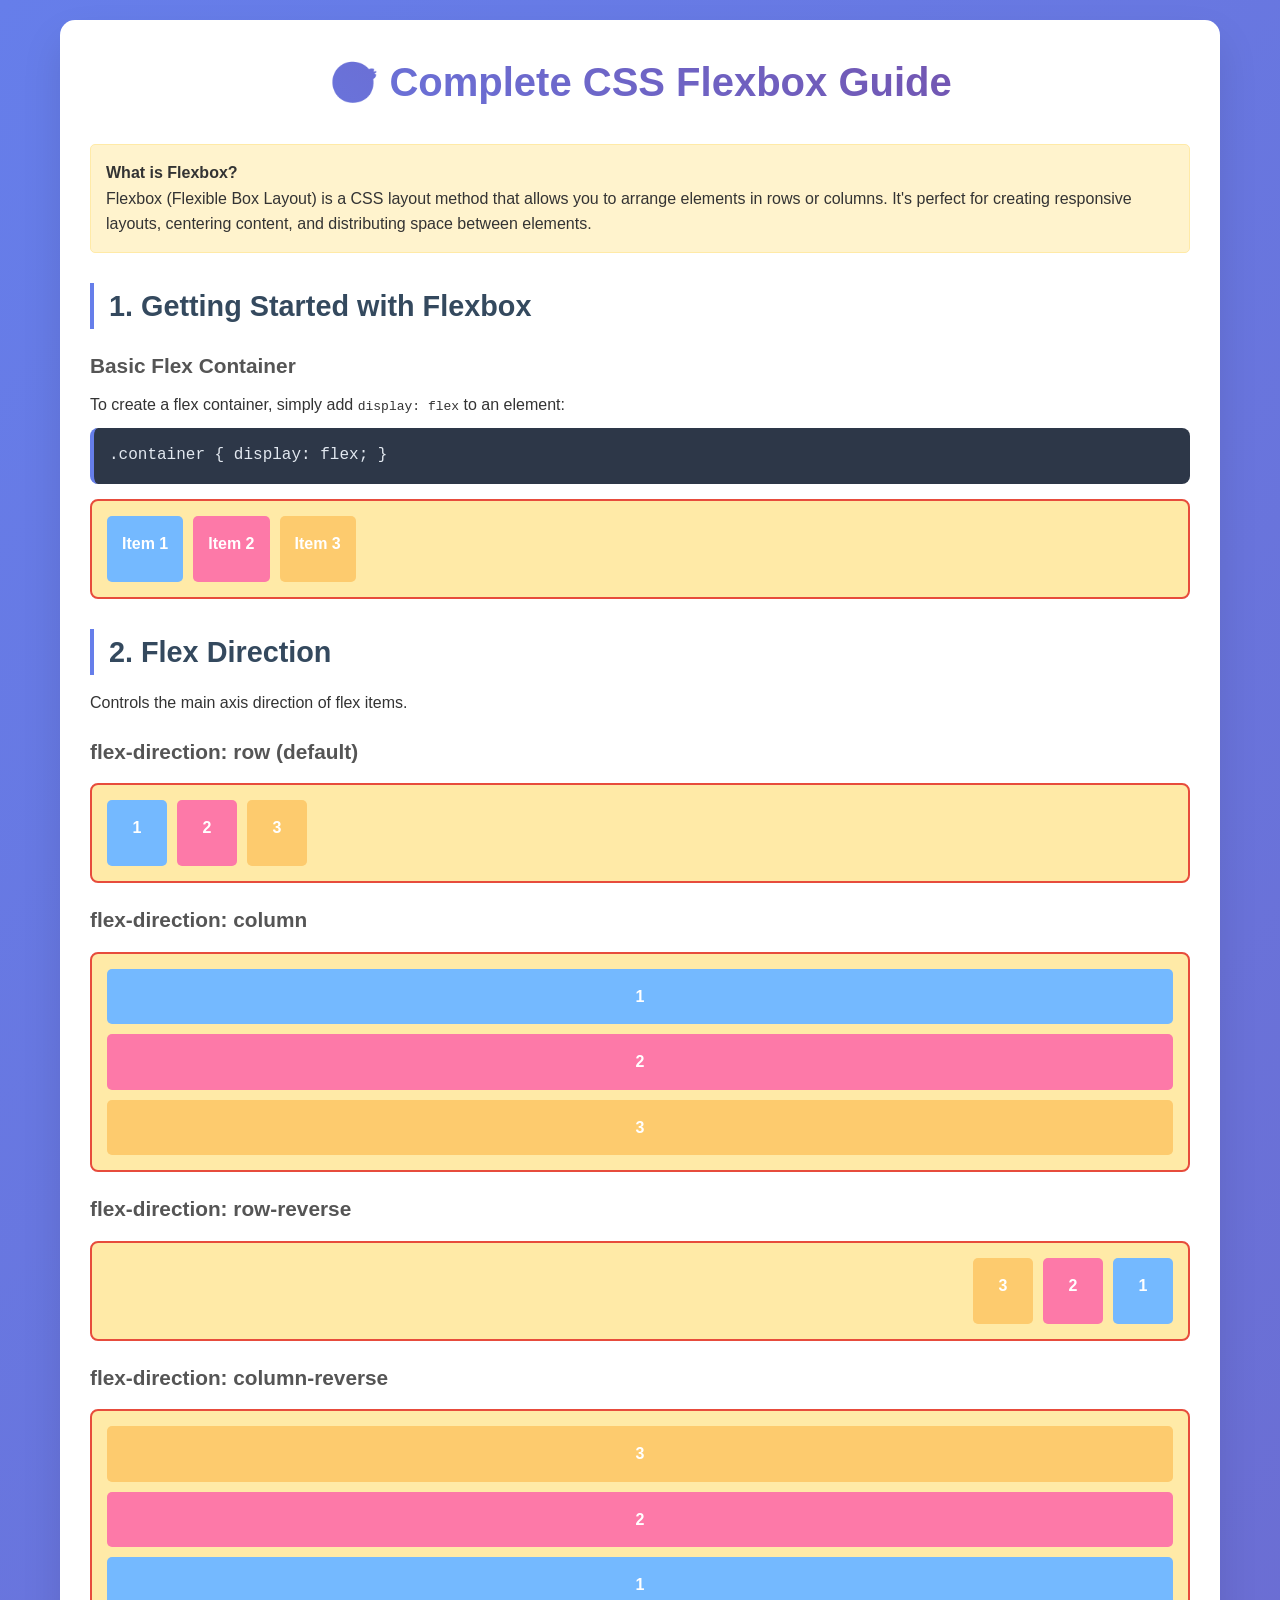
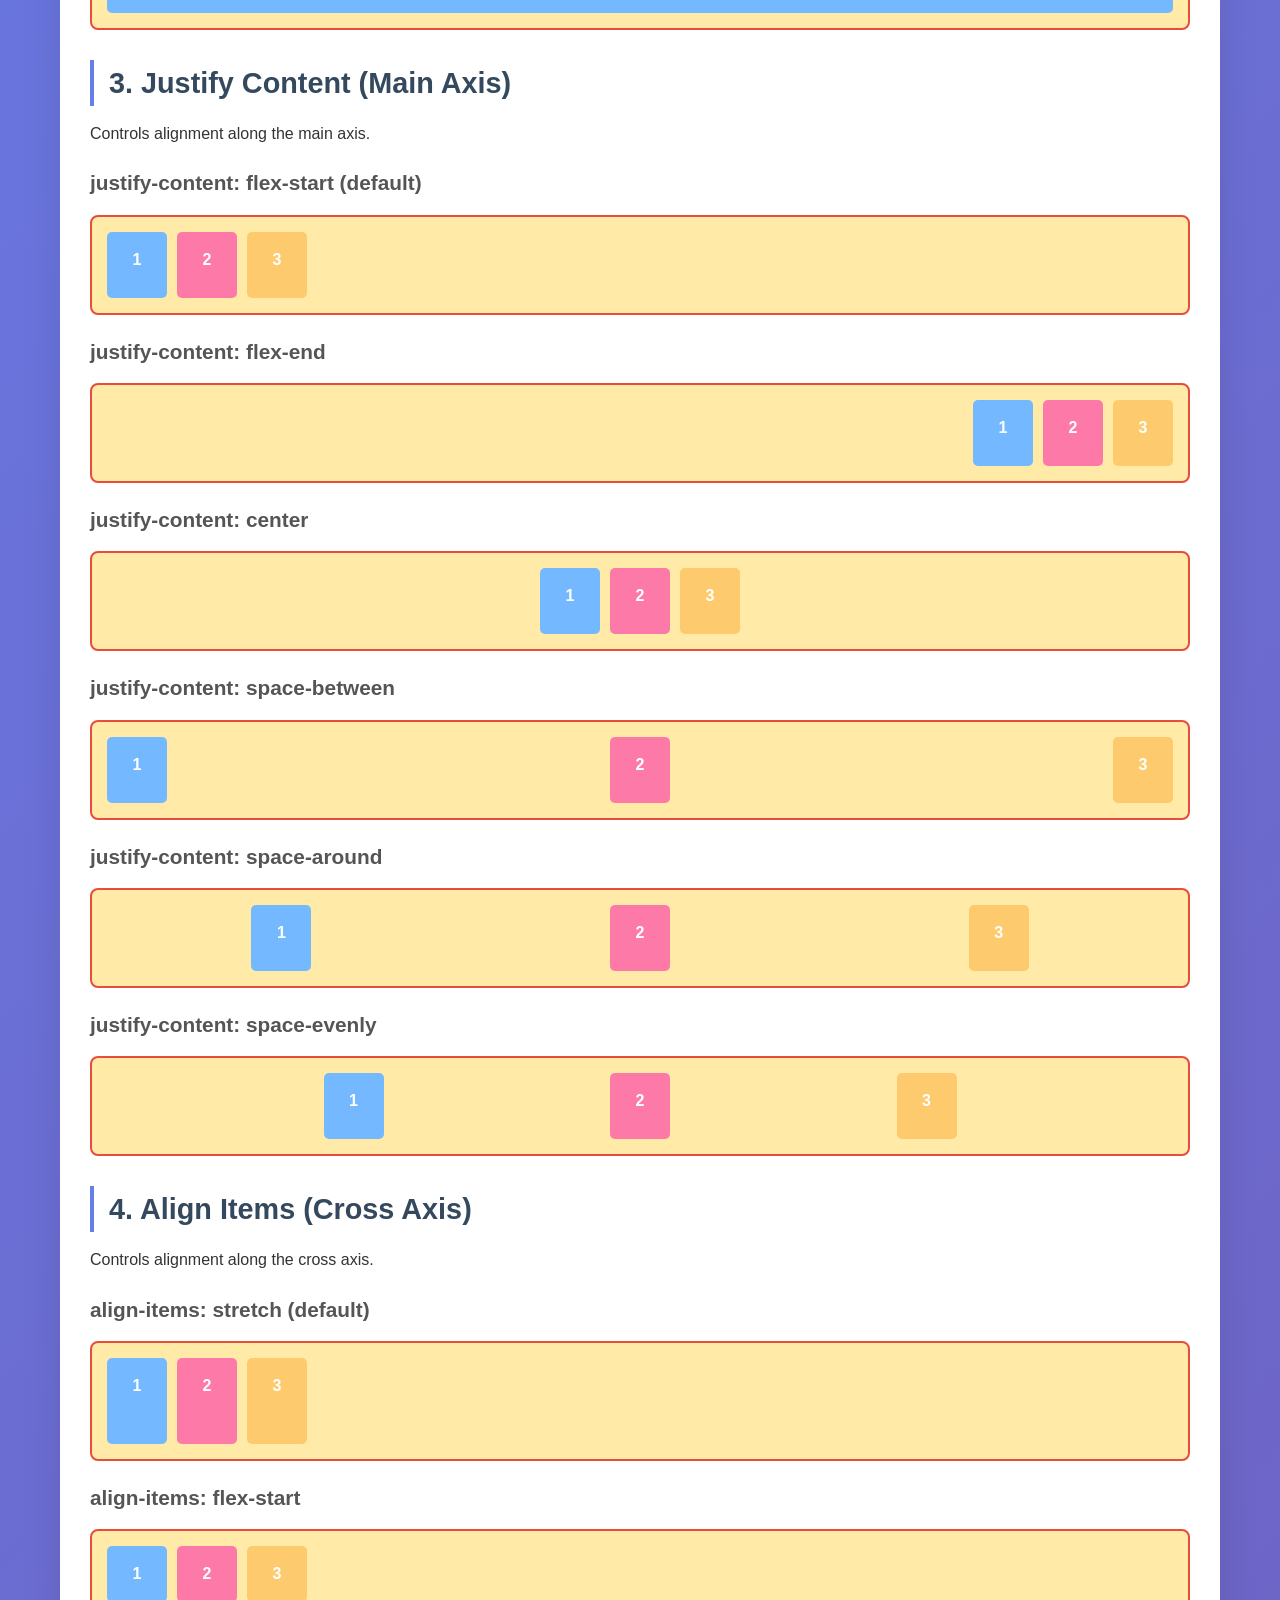
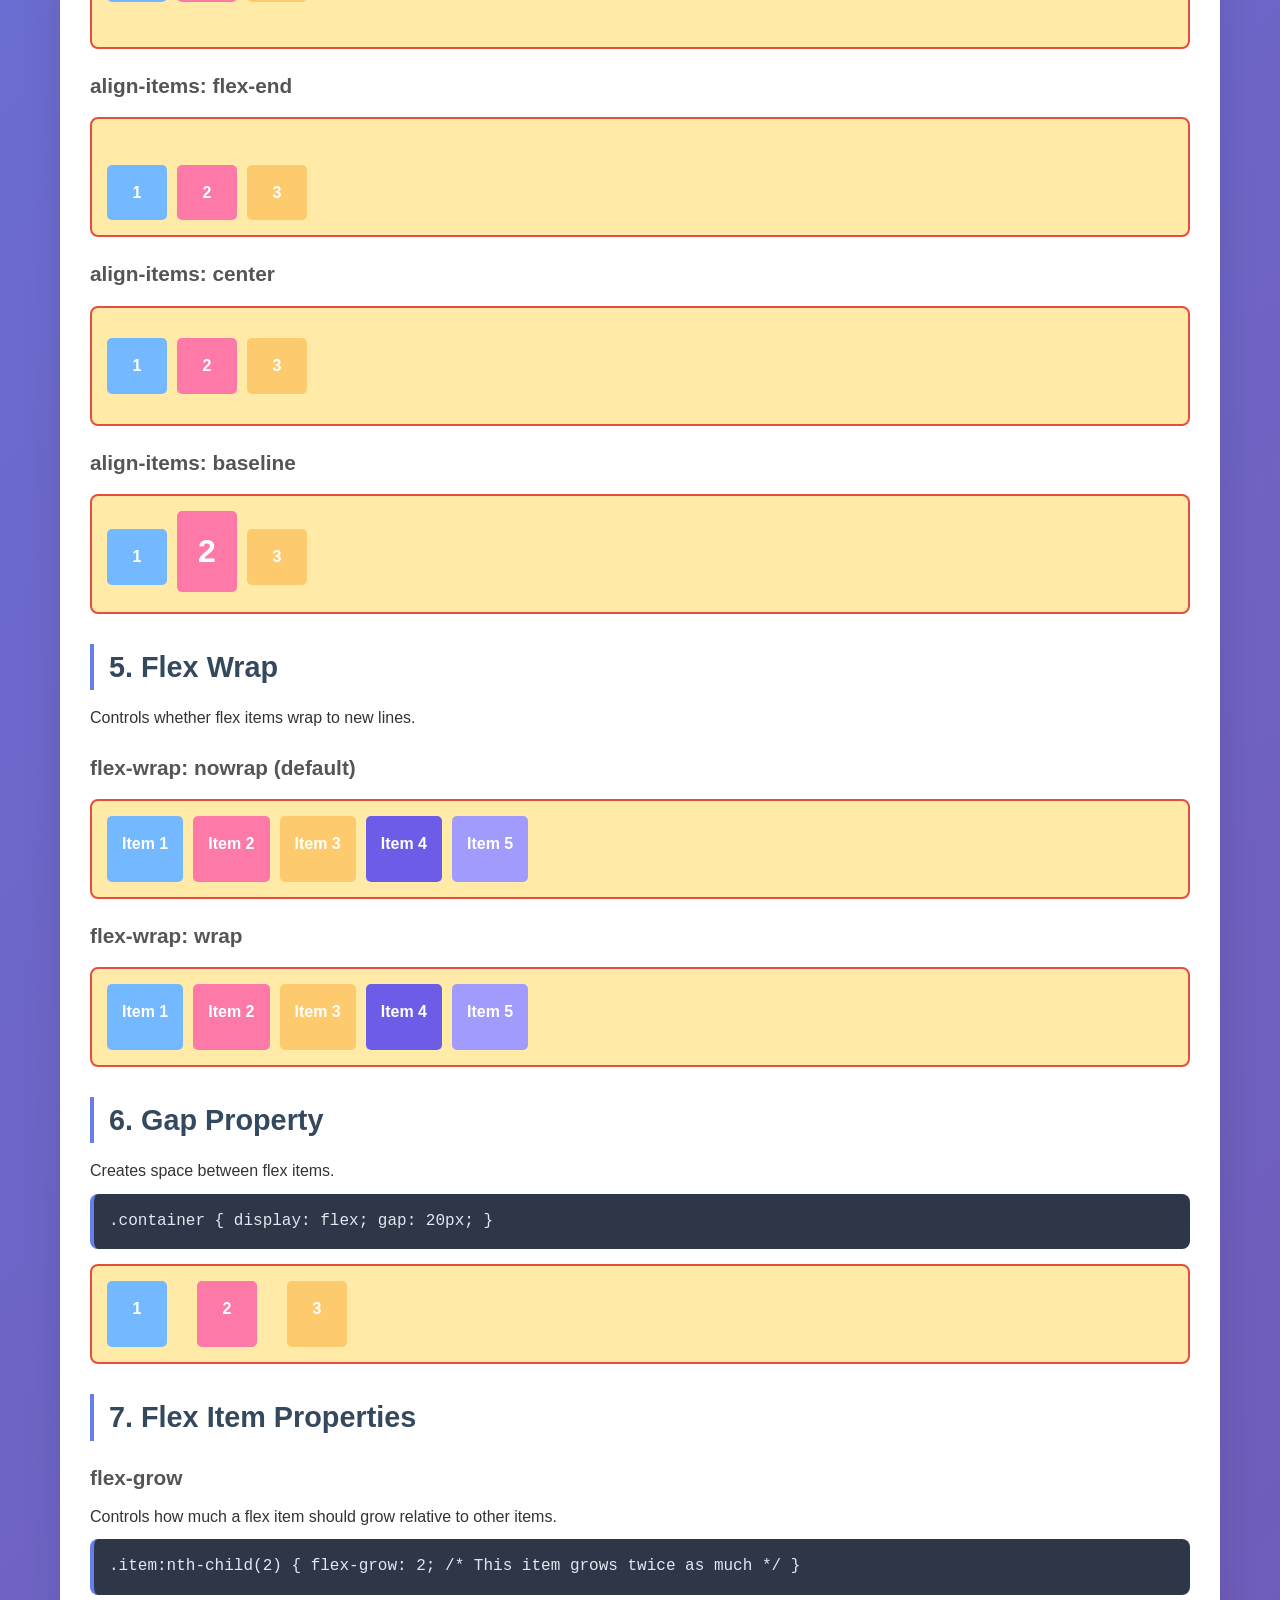
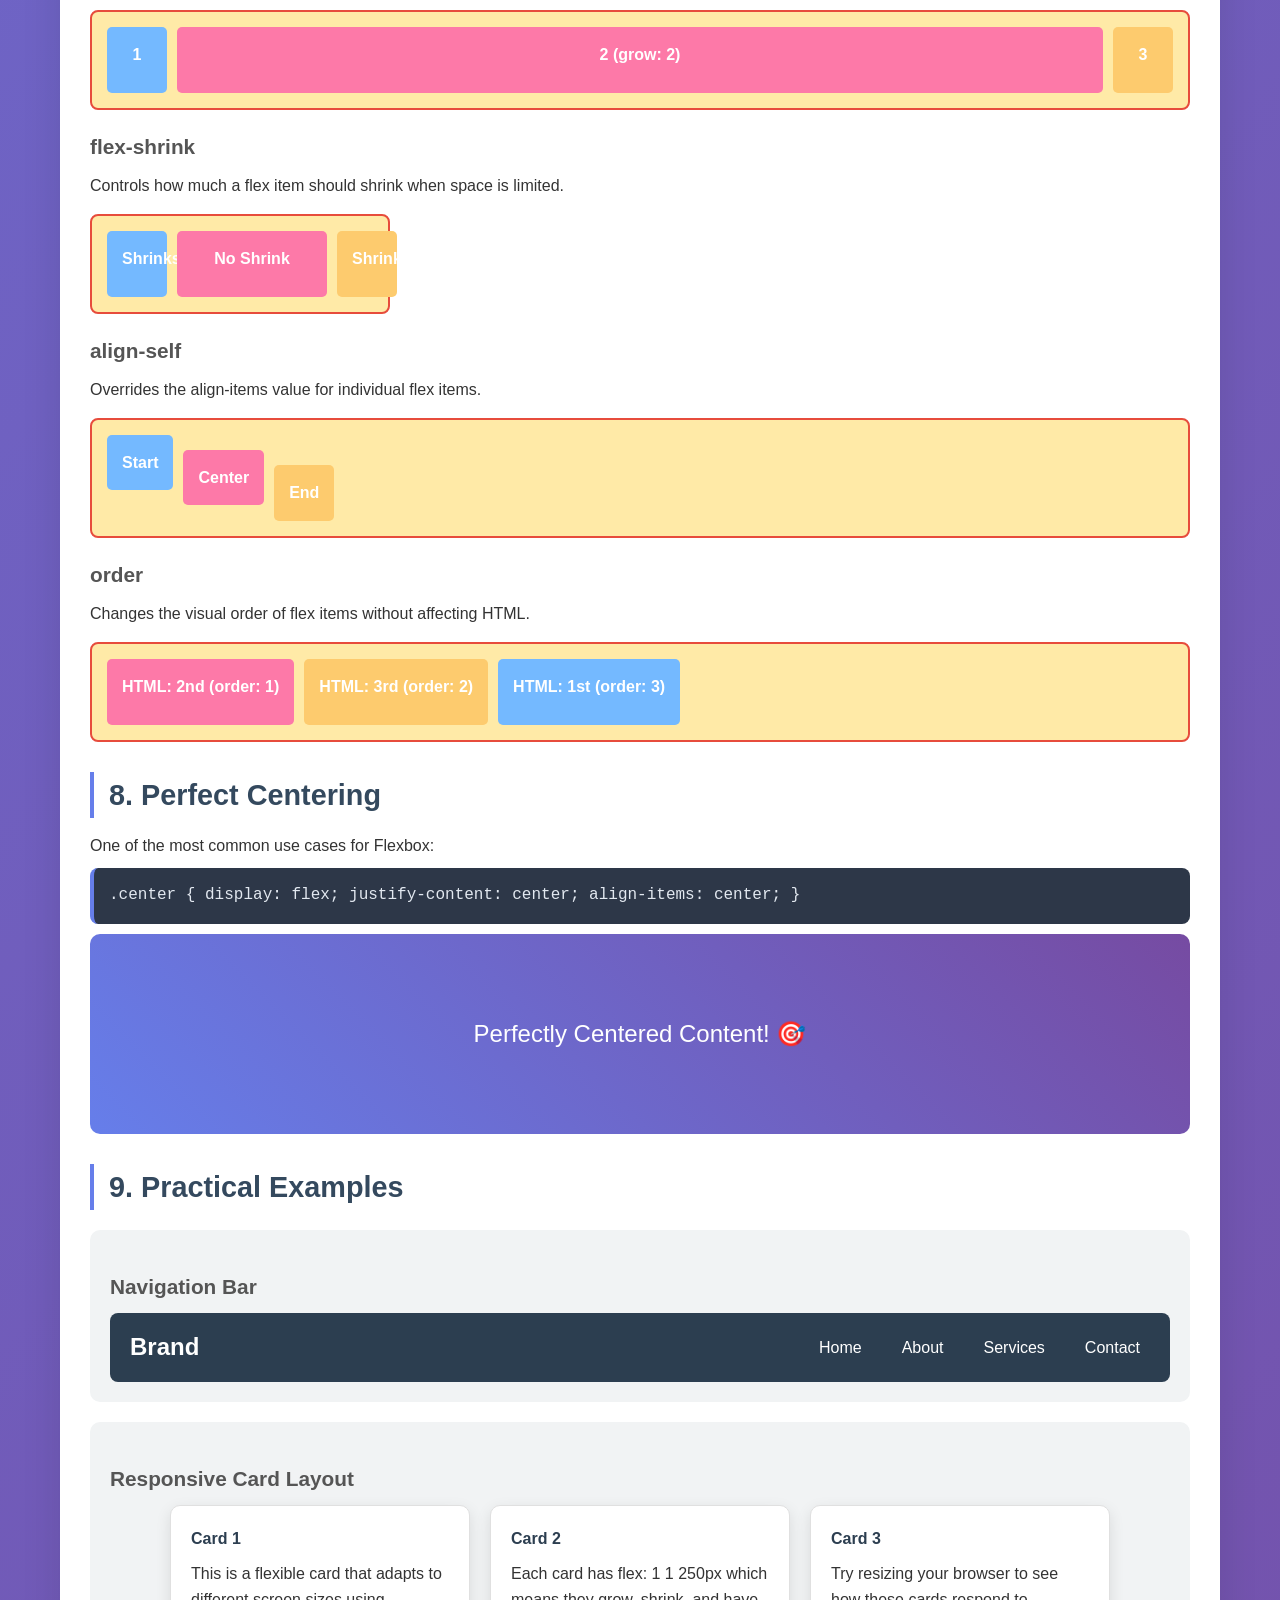
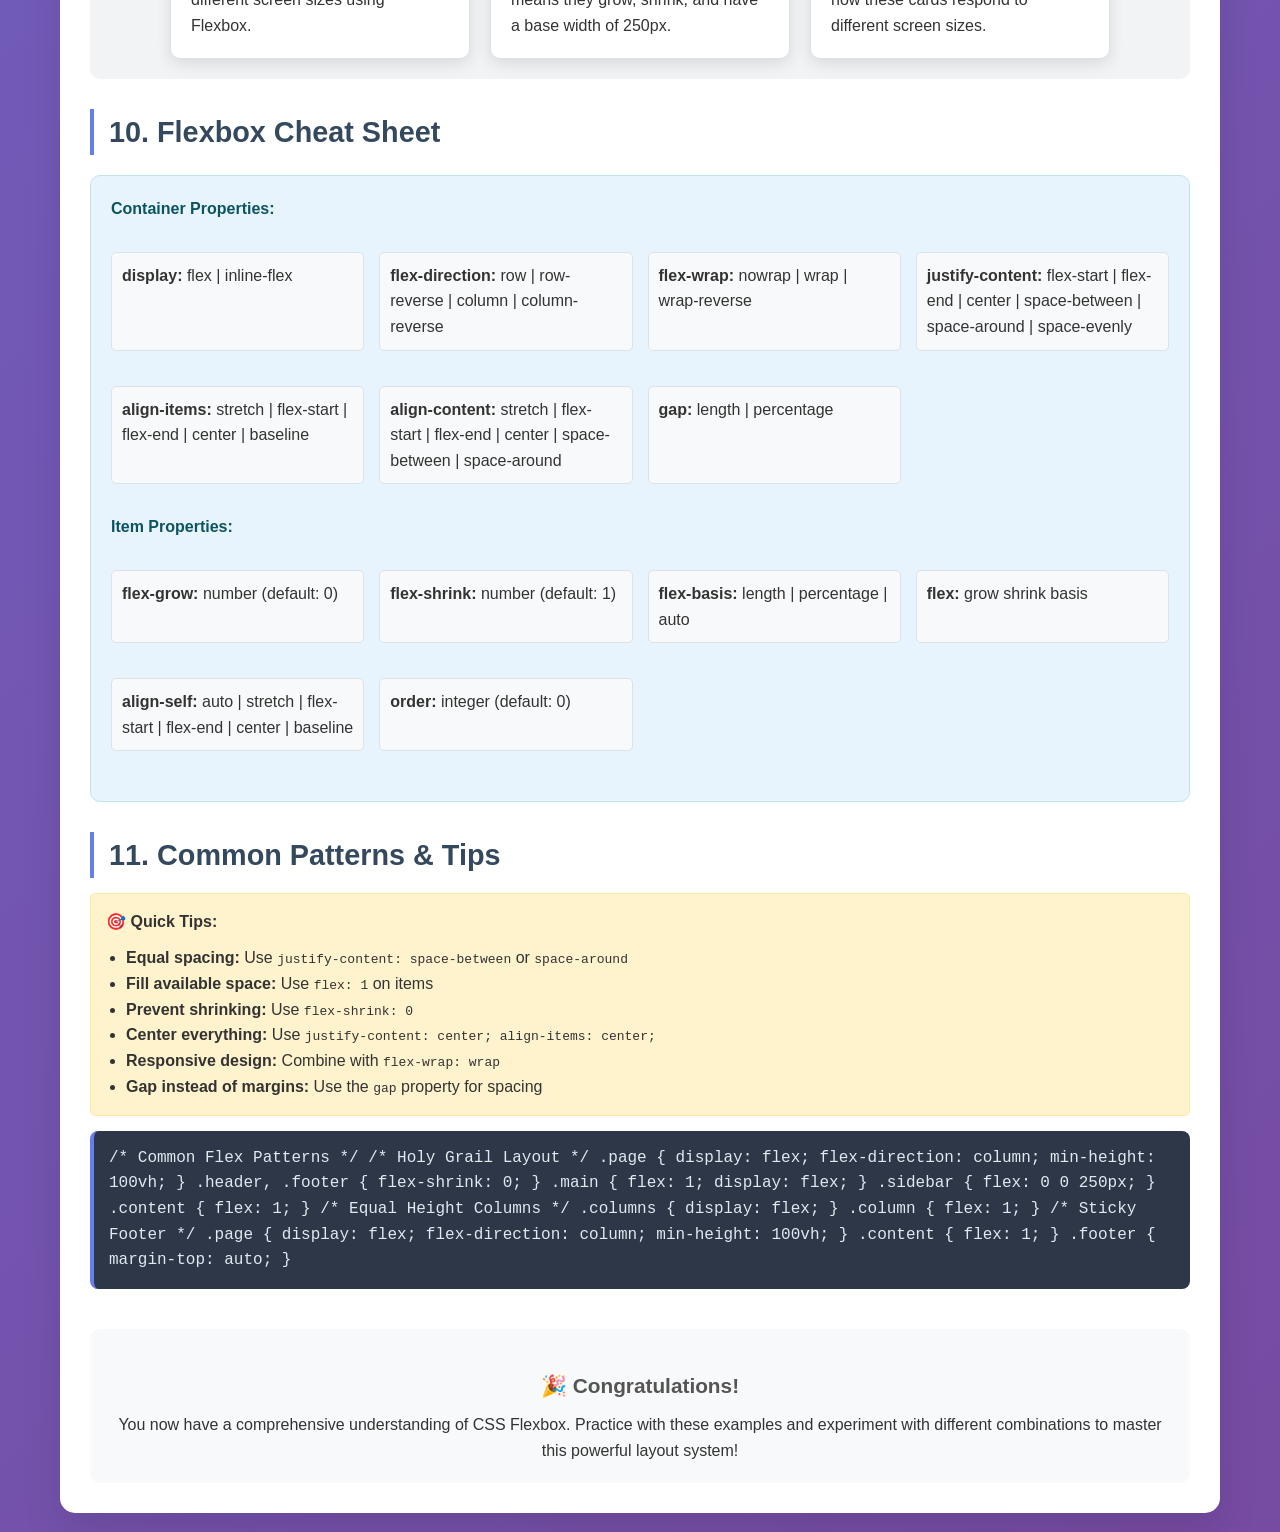
<file: Flexbox/index.html>
<!DOCTYPE html>
<html lang="en">
  <head>
    <meta charset="UTF-8" />
    <meta name="viewport" content="width=device-width, initial-scale=1.0" />
    <link rel="stylesheet" href="styles.css" />
    <title>Complete CSS Flexbox Guide</title>
  </head>
  <body>
    <div class="container">
      <h1>🎯 Complete CSS Flexbox Guide</h1>

      <div class="highlight">
        <strong>What is Flexbox?</strong><br />
        Flexbox (Flexible Box Layout) is a CSS layout method that allows you to
        arrange elements in rows or columns. It's perfect for creating
        responsive layouts, centering content, and distributing space between
        elements.
      </div>

      <h2>1. Getting Started with Flexbox</h2>

      <h3>Basic Flex Container</h3>
      <p>
        To create a flex container, simply add <code>display: flex</code> to an
        element:
      </p>

      <div class="code">.container { display: flex; }</div>

      <div class="demo-container flex-basic">
        <div class="demo-item">Item 1</div>
        <div class="demo-item">Item 2</div>
        <div class="demo-item">Item 3</div>
      </div>

      <h2>2. Flex Direction</h2>
      <p>Controls the main axis direction of flex items.</p>

      <h3>flex-direction: row (default)</h3>
      <div class="demo-container flex-basic">
        <div class="demo-item">1</div>
        <div class="demo-item">2</div>
        <div class="demo-item">3</div>
      </div>

      <h3>flex-direction: column</h3>
      <div class="demo-container flex-column">
        <div class="demo-item">1</div>
        <div class="demo-item">2</div>
        <div class="demo-item">3</div>
      </div>

      <h3>flex-direction: row-reverse</h3>
      <div class="demo-container flex-row-reverse">
        <div class="demo-item">1</div>
        <div class="demo-item">2</div>
        <div class="demo-item">3</div>
      </div>

      <h3>flex-direction: column-reverse</h3>
      <div class="demo-container flex-column-reverse">
        <div class="demo-item">1</div>
        <div class="demo-item">2</div>
        <div class="demo-item">3</div>
      </div>

      <h2>3. Justify Content (Main Axis)</h2>
      <p>Controls alignment along the main axis.</p>

      <h3>justify-content: flex-start (default)</h3>
      <div class="demo-container justify-start">
        <div class="demo-item">1</div>
        <div class="demo-item">2</div>
        <div class="demo-item">3</div>
      </div>

      <h3>justify-content: flex-end</h3>
      <div class="demo-container justify-end">
        <div class="demo-item">1</div>
        <div class="demo-item">2</div>
        <div class="demo-item">3</div>
      </div>

      <h3>justify-content: center</h3>
      <div class="demo-container justify-center">
        <div class="demo-item">1</div>
        <div class="demo-item">2</div>
        <div class="demo-item">3</div>
      </div>

      <h3>justify-content: space-between</h3>
      <div class="demo-container justify-between">
        <div class="demo-item">1</div>
        <div class="demo-item">2</div>
        <div class="demo-item">3</div>
      </div>

      <h3>justify-content: space-around</h3>
      <div class="demo-container justify-around">
        <div class="demo-item">1</div>
        <div class="demo-item">2</div>
        <div class="demo-item">3</div>
      </div>

      <h3>justify-content: space-evenly</h3>
      <div class="demo-container justify-evenly">
        <div class="demo-item">1</div>
        <div class="demo-item">2</div>
        <div class="demo-item">3</div>
      </div>

      <h2>4. Align Items (Cross Axis)</h2>
      <p>Controls alignment along the cross axis.</p>

      <h3>align-items: stretch (default)</h3>
      <div class="demo-container align-stretch">
        <div class="demo-item">1</div>
        <div class="demo-item">2</div>
        <div class="demo-item">3</div>
      </div>

      <h3>align-items: flex-start</h3>
      <div class="demo-container align-start">
        <div class="demo-item">1</div>
        <div class="demo-item">2</div>
        <div class="demo-item">3</div>
      </div>

      <h3>align-items: flex-end</h3>
      <div class="demo-container align-end">
        <div class="demo-item">1</div>
        <div class="demo-item">2</div>
        <div class="demo-item">3</div>
      </div>

      <h3>align-items: center</h3>
      <div class="demo-container align-center">
        <div class="demo-item">1</div>
        <div class="demo-item">2</div>
        <div class="demo-item">3</div>
      </div>

      <h3>align-items: baseline</h3>
      <div class="demo-container align-baseline">
        <div class="demo-item">1</div>
        <div class="demo-item" style="font-size: 2em">2</div>
        <div class="demo-item">3</div>
      </div>

      <h2>5. Flex Wrap</h2>
      <p>Controls whether flex items wrap to new lines.</p>

      <h3>flex-wrap: nowrap (default)</h3>
      <div class="demo-container flex-nowrap">
        <div class="demo-item">Item 1</div>
        <div class="demo-item">Item 2</div>
        <div class="demo-item">Item 3</div>
        <div class="demo-item">Item 4</div>
        <div class="demo-item">Item 5</div>
      </div>

      <h3>flex-wrap: wrap</h3>
      <div class="demo-container flex-wrap">
        <div class="demo-item">Item 1</div>
        <div class="demo-item">Item 2</div>
        <div class="demo-item">Item 3</div>
        <div class="demo-item">Item 4</div>
        <div class="demo-item">Item 5</div>
      </div>

      <h2>6. Gap Property</h2>
      <p>Creates space between flex items.</p>

      <div class="code">.container { display: flex; gap: 20px; }</div>

      <div class="demo-container gap-demo">
        <div class="demo-item">1</div>
        <div class="demo-item">2</div>
        <div class="demo-item">3</div>
      </div>

      <h2>7. Flex Item Properties</h2>

      <h3>flex-grow</h3>
      <p>Controls how much a flex item should grow relative to other items.</p>

      <div class="code">
        .item:nth-child(2) { flex-grow: 2; /* This item grows twice as much */ }
      </div>

      <div class="demo-container flex-grow-demo flex-basic">
        <div class="demo-item">1</div>
        <div class="demo-item">2 (grow: 2)</div>
        <div class="demo-item">3</div>
      </div>

      <h3>flex-shrink</h3>
      <p>Controls how much a flex item should shrink when space is limited.</p>

      <div class="demo-container flex-shrink-demo">
        <div class="demo-item">Shrinks</div>
        <div class="demo-item">No Shrink</div>
        <div class="demo-item">Shrinks</div>
      </div>

      <h3>align-self</h3>
      <p>Overrides the align-items value for individual flex items.</p>

      <div class="demo-container align-self-demo">
        <div class="demo-item">Start</div>
        <div class="demo-item">Center</div>
        <div class="demo-item">End</div>
      </div>

      <h3>order</h3>
      <p>Changes the visual order of flex items without affecting HTML.</p>

      <div class="demo-container flex-basic order-demo">
        <div class="demo-item">HTML: 1st (order: 3)</div>
        <div class="demo-item">HTML: 2nd (order: 1)</div>
        <div class="demo-item">HTML: 3rd (order: 2)</div>
      </div>

      <h2>8. Perfect Centering</h2>
      <p>One of the most common use cases for Flexbox:</p>

      <div class="code">
        .center { display: flex; justify-content: center; align-items: center; }
      </div>

      <div class="perfect-center">Perfectly Centered Content! 🎯</div>

      <h2>9. Practical Examples</h2>

      <div class="practical-example">
        <h3>Navigation Bar</h3>
        <nav class="navbar">
          <div class="nav-brand">Brand</div>
          <ul class="nav-menu">
            <li>Home</li>
            <li>About</li>
            <li>Services</li>
            <li>Contact</li>
          </ul>
        </nav>
      </div>

      <div class="practical-example">
        <h3>Responsive Card Layout</h3>
        <div class="card-container">
          <div class="card">
            <h4>Card 1</h4>
            <p>
              This is a flexible card that adapts to different screen sizes
              using Flexbox.
            </p>
          </div>
          <div class="card">
            <h4>Card 2</h4>
            <p>
              Each card has flex: 1 1 250px which means they grow, shrink, and
              have a base width of 250px.
            </p>
          </div>
          <div class="card">
            <h4>Card 3</h4>
            <p>
              Try resizing your browser to see how these cards respond to
              different screen sizes.
            </p>
          </div>
        </div>
      </div>

      <h2>10. Flexbox Cheat Sheet</h2>

      <div class="cheat-sheet">
        <h4>Container Properties:</h4>
        <div class="property-grid">
          <div class="property">
            <strong>display:</strong> flex | inline-flex
          </div>
          <div class="property">
            <strong>flex-direction:</strong> row | row-reverse | column |
            column-reverse
          </div>
          <div class="property">
            <strong>flex-wrap:</strong> nowrap | wrap | wrap-reverse
          </div>
          <div class="property">
            <strong>justify-content:</strong> flex-start | flex-end | center |
            space-between | space-around | space-evenly
          </div>
          <div class="property">
            <strong>align-items:</strong> stretch | flex-start | flex-end |
            center | baseline
          </div>
          <div class="property">
            <strong>align-content:</strong> stretch | flex-start | flex-end |
            center | space-between | space-around
          </div>
          <div class="property"><strong>gap:</strong> length | percentage</div>
        </div>

        <h4>Item Properties:</h4>
        <div class="property-grid">
          <div class="property">
            <strong>flex-grow:</strong> number (default: 0)
          </div>
          <div class="property">
            <strong>flex-shrink:</strong> number (default: 1)
          </div>
          <div class="property">
            <strong>flex-basis:</strong> length | percentage | auto
          </div>
          <div class="property"><strong>flex:</strong> grow shrink basis</div>
          <div class="property">
            <strong>align-self:</strong> auto | stretch | flex-start | flex-end
            | center | baseline
          </div>
          <div class="property">
            <strong>order:</strong> integer (default: 0)
          </div>
        </div>
      </div>

      <h2>11. Common Patterns & Tips</h2>

      <div class="highlight">
        <h4>🎯 Quick Tips:</h4>
        <ul style="margin-left: 20px; margin-top: 10px">
          <li>
            <strong>Equal spacing:</strong> Use
            <code>justify-content: space-between</code> or
            <code>space-around</code>
          </li>
          <li>
            <strong>Fill available space:</strong> Use <code>flex: 1</code> on
            items
          </li>
          <li>
            <strong>Prevent shrinking:</strong> Use <code>flex-shrink: 0</code>
          </li>
          <li>
            <strong>Center everything:</strong> Use
            <code>justify-content: center; align-items: center;</code>
          </li>
          <li>
            <strong>Responsive design:</strong> Combine with
            <code>flex-wrap: wrap</code>
          </li>
          <li>
            <strong>Gap instead of margins:</strong> Use the
            <code>gap</code> property for spacing
          </li>
        </ul>
      </div>

      <div class="code">
        /* Common Flex Patterns */ /* Holy Grail Layout */ .page { display:
        flex; flex-direction: column; min-height: 100vh; } .header, .footer {
        flex-shrink: 0; } .main { flex: 1; display: flex; } .sidebar { flex: 0 0
        250px; } .content { flex: 1; } /* Equal Height Columns */ .columns {
        display: flex; } .column { flex: 1; } /* Sticky Footer */ .page {
        display: flex; flex-direction: column; min-height: 100vh; } .content {
        flex: 1; } .footer { margin-top: auto; }
      </div>

      <div
        style="
          text-align: center;
          margin-top: 40px;
          padding: 20px;
          background: #f8f9fa;
          border-radius: 10px;
        "
      >
        <h3>🎉 Congratulations!</h3>
        <p>
          You now have a comprehensive understanding of CSS Flexbox. Practice
          with these examples and experiment with different combinations to
          master this powerful layout system!
        </p>
      </div>
    </div>
  </body>
</html>
</file>
<file: Animation/styles.css>
:root {
  --bg: #071126;
  --panel: #081426;
  --muted: #9aa7bf;
  --accent: #7c5cff;
  --glass: rgba(255, 255, 255, 0.03);
  --white: #e6eef8;
  --shadow: 0 10px 30px rgba(2, 6, 23, 0.6);
  --track-h: 42px;
}

/* Reset + base */
* {
  box-sizing: border-box;
}
html,
body {
  height: 100%;
  margin: 0;
  font-family: Inter, system-ui, -apple-system, "Segoe UI", Roboto, Arial;
  background: linear-gradient(180deg, #061025, #081426);
  color: var(--white);
}
.header {
  padding: 18px 24px;
  border-bottom: 1px solid rgba(255, 255, 255, 0.03);
}
.header .header-inner {
  display: flex;
  flex-direction: column;
  gap: 6px;
}
.header h1 {
  margin: 0;
  font-size: 16px;
}
.header .subtitle {
  margin: 0;
  color: var(--muted);
  font-size: 13px;
}

/* Layout */
.container {
  display: grid;
  grid-template-columns: 320px 1fr 360px;
  gap: 18px;
  padding: 18px;
}
.panel {
  background: linear-gradient(
    180deg,
    rgba(255, 255, 255, 0.02),
    rgba(255, 255, 255, 0.01)
  );
  padding: 12px;
  border-radius: 12px;
  box-shadow: var(--shadow);
  overflow: auto;
}
.left-panel,
.right-panel {
  min-height: 520px;
}
.center-panel {
  display: flex;
  flex-direction: column;
  gap: 12px;
  min-height: 520px;
}

/* Panels */
.panel-section {
  margin-bottom: 14px;
}
.panel-section h3 {
  margin: 0 0 8px 0;
  color: var(--muted);
  font-size: 13px;
}
.form-row {
  display: flex;
  gap: 8px;
  align-items: center;
  margin-bottom: 8px;
}
.form-row label {
  min-width: 110px;
  color: var(--muted);
  font-size: 13px;
}
.form-row input[type="number"],
.form-row select,
.form-row input[type="text"] {
  flex: 1;
  padding: 8px;
  border-radius: 8px;
  background: transparent;
  border: 1px solid rgba(255, 255, 255, 0.03);
  color: var(--white);
}

/* Buttons */
.btn {
  background: linear-gradient(90deg, var(--accent), #4fb7ff);
  border: none;
  color: #061026;
  padding: 8px 10px;
  border-radius: 10px;
  cursor: pointer;
  font-weight: 700;
}
.btn.ghost {
  background: transparent;
  border: 1px solid rgba(255, 255, 255, 0.04);
  color: var(--white);
}
.row {
  display: flex;
  gap: 8px;
  align-items: center;
}

/* Preview */
.preview {
  display: flex;
  flex-direction: column;
  gap: 12px;
}
.preview-stage {
  height: 320px;
  border-radius: 10px;
  background: linear-gradient(180deg, #071426, #05102a);
  border: 1px solid rgba(255, 255, 255, 0.02);
  display: block;
  padding: 18px;
  position: relative;
  overflow: hidden;
}
.sample {
  position: absolute;
  display: flex;
  align-items: center;
  justify-content: center;
  font-weight: 700;
  cursor: pointer;
  user-select: none;
}
.sample.box {
  left: 120px;
  top: 80px;
  width: 110px;
  height: 110px;
  border-radius: 10px;
  background: linear-gradient(135deg, #7c5cff, #4fb7ff);
}
.sample.circle {
  left: 30px;
  top: 40px;
  width: 80px;
  height: 80px;
  border-radius: 50%;
  background: linear-gradient(135deg, #ff7aa2, #ffb86b);
}
.sample.card {
  right: 28px;
  bottom: 28px;
  width: 160px;
  height: 90px;
  border-radius: 10px;
  background: linear-gradient(135deg, #25c6ff, #7c5cff);
  font-size: 13px;
  padding: 8px;
}

/* stage footer */
.stage-footer {
  display: flex;
  justify-content: space-between;
  align-items: center;
  gap: 12px;
}
.timeline-controls {
  display: flex;
  gap: 8px;
  align-items: center;
}
.timeline-controls input[type="text"],
.timeline-controls input[type="number"],
.timeline-controls select {
  padding: 8px;
  border-radius: 8px;
  border: 1px solid rgba(255, 255, 255, 0.03);
  background: transparent;
  color: var(--white);
}

/* Timeline */
.timeline-panel {
  display: flex;
  flex-direction: column;
  gap: 8px;
}
.timeline-toolbar {
  display: flex;
  justify-content: space-between;
  align-items: center;
  color: var(--muted);
  font-size: 13px;
  padding: 8px 0;
}
.timeline-viewport {
  overflow: auto;
  border-radius: 8px;
  border: 1px solid rgba(255, 255, 255, 0.02);
  background: linear-gradient(180deg, rgba(255, 255, 255, 0.01), transparent);
  padding: 8px;
}
.timeline-inner {
  min-width: 1000px; /* this will be scaled by zoom factor in JS */
  display: flex;
  flex-direction: column;
  gap: 12px;
  padding-bottom: 8px;
}

/* track */
.track {
  height: var(--track-h);
  position: relative;
  border-radius: 8px;
  background: linear-gradient(
    180deg,
    rgba(255, 255, 255, 0.01),
    rgba(255, 255, 255, 0.01)
  );
  border: 1px solid rgba(255, 255, 255, 0.02);
  overflow: visible;
  display: flex;
  align-items: center;
  padding: 8px;
}
.track-row {
  display: flex;
  align-items: center;
  gap: 12px;
  padding: 6px;
  border-radius: 10px;
  cursor: grab;
}
.track-handle {
  display: flex;
  align-items: center;
  gap: 8px;
  min-width: 160px;
}
.track-color {
  width: 12px;
  height: 12px;
  border-radius: 3px;
}
.track-controls {
  margin-left: auto;
  display: flex;
  gap: 8px;
  align-items: center;
}

/* handle (keyframe dot) */
.kf-handle {
  position: absolute;
  top: 50%;
  transform: translate(-50%, -50%);
  width: 12px;
  height: 12px;
  border-radius: 50%;
  box-shadow: 0 6px 18px rgba(0, 0, 0, 0.6);
  cursor: pointer;
  border: 2px solid rgba(255, 255, 255, 0.06);
}
.kf-handle:hover {
  transform: translate(-50%, -50%) scale(1.2);
}

/* editor + code */
.kf-editor {
  background: rgba(255, 255, 255, 0.02);
  padding: 8px;
  border-radius: 8px;
}
.code-block {
  background: linear-gradient(180deg, rgba(0, 0, 0, 0.25), rgba(0, 0, 0, 0.2));
  padding: 12px;
  border-radius: 8px;
  color: var(--muted);
  height: 220px;
  overflow: auto;
}

/* easing canvas */
.easing-canvas {
  width: 100%;
  border-radius: 8px;
  border: 1px solid rgba(255, 255, 255, 0.03);
  background: linear-gradient(180deg, rgba(255, 255, 255, 0.01), transparent);
  margin-bottom: 8px;
}

/* small helper */
.muted {
  color: var(--muted);
  font-size: 13px;
}
.small-info {
  color: var(--muted);
  font-size: 12px;
}

/* footer */
.footer {
  text-align: center;
  padding: 12px;
  color: var(--muted);
  font-size: 13px;
}

/* responsive */
@media (max-width: 1100px) {
  .container {
    grid-template-columns: 1fr;
    padding: 12px;
  }
  .left-panel,
  .right-panel {
    min-height: auto;
  }
}
</file>
<file: Color-Picker/style.css>
* {
  margin: 0;
  padding: 0;
  box-sizing: border-box;
}

body {
  font-family: -apple-system, BlinkMacSystemFont, "Segoe UI", Roboto, sans-serif;
  background: linear-gradient(135deg, #667eea 0%, #764ba2 100%);
  min-height: 100vh;
  padding: 20px;
  display: flex;
  justify-content: center;
  align-items: center;
}

.container {
  max-width: 1200px;
  margin: 0 auto;
  background: rgba(255, 255, 255, 0.95);
  backdrop-filter: blur(10px);
  border-radius: 20px;
  padding: 30px;
  box-shadow: 0 20px 40px rgba(0, 0, 0, 0.1);
}

h1 {
  text-align: center;
  color: #333;
  margin-bottom: 30px;
  font-size: 2.5rem;
  background: linear-gradient(135deg, #667eea, #764ba2);
  -webkit-background-clip: text;
  -webkit-text-fill-color: transparent;
  background-clip: text;
}

.picker-grid {
  display: grid;
  grid-template-columns: 1fr 1fr;
  gap: 30px;
  margin-bottom: 30px;
}

.color-wheel-container {
  position: relative;
  display: flex;
  justify-content: center;
  align-items: center;
  width: 100%;
}

.color-wheel {
  width: 300px;
  height: 300px;
  border-radius: 50%;
  cursor: crosshair;
  position: relative;
  background: conic-gradient(
    hsl(0, 100%, 50%),
    hsl(30, 100%, 50%),
    hsl(60, 100%, 50%),
    hsl(90, 100%, 50%),
    hsl(120, 100%, 50%),
    hsl(150, 100%, 50%),
    hsl(180, 100%, 50%),
    hsl(210, 100%, 50%),
    hsl(240, 100%, 50%),
    hsl(270, 100%, 50%),
    hsl(300, 100%, 50%),
    hsl(330, 100%, 50%),
    hsl(360, 100%, 50%)
  );
  border: 4px solid white;
  box-shadow: 0 10px 30px rgba(0, 0, 0, 0.2);
}

.wheel-pointer {
  position: absolute;
  width: 16px;
  height: 16px;
  border-radius: 50%;
  border: 3px solid white;
  box-shadow: 0 0 10px rgba(0, 0, 0, 0.5);
  pointer-events: none;
  transform: translate(-50%, -50%);
}

.controls-panel {
  background: white;
  padding: 25px;
  border-radius: 15px;
  box-shadow: 0 5px 20px rgba(0, 0, 0, 0.1);
}

.input-group {
  margin-bottom: 20px;
}

.input-group label {
  display: block;
  margin-bottom: 8px;
  font-weight: 600;
  color: #555;
}

.input-row {
  display: grid;
  grid-template-columns: repeat(auto-fit, minmax(80px, 1fr));
  gap: 10px;
  margin-bottom: 15px;
}

input[type="number"],
input[type="text"] {
  padding: 10px;
  border: 2px solid #e0e0e0;
  border-radius: 8px;
  font-size: 14px;
  transition: border-color 0.3s ease;
}

input[type="number"]:focus,
input[type="text"]:focus {
  outline: none;
  border-color: #667eea;
}

.slider-container {
  margin-bottom: 15px;
}

.slider {
  width: 100%;
  height: 8px;
  border-radius: 4px;
  outline: none;
  cursor: pointer;
  margin: 10px 0;
}

.hue-slider {
  background: linear-gradient(
    to right,
    hsl(0, 100%, 50%),
    hsl(30, 100%, 50%),
    hsl(60, 100%, 50%),
    hsl(90, 100%, 50%),
    hsl(120, 100%, 50%),
    hsl(150, 100%, 50%),
    hsl(180, 100%, 50%),
    hsl(210, 100%, 50%),
    hsl(240, 100%, 50%),
    hsl(270, 100%, 50%),
    hsl(300, 100%, 50%),
    hsl(330, 100%, 50%),
    hsl(360, 100%, 50%)
  );
}

.saturation-slider {
  background: linear-gradient(to right, hsl(0, 0%, 50%), hsl(0, 100%, 50%));
}

.lightness-slider {
  background: linear-gradient(
    to right,
    hsl(0, 100%, 0%),
    hsl(0, 100%, 50%),
    hsl(0, 100%, 100%)
  );
}

.color-preview {
  width: 100%;
  height: 80px;
  border-radius: 12px;
  border: 3px solid white;
  box-shadow: 0 5px 15px rgba(0, 0, 0, 0.2);
  margin-bottom: 20px;
  position: relative;
  overflow: hidden;
}

.color-preview::before {
  content: "";
  position: absolute;
  top: 0;
  left: 0;
  right: 50%;
  bottom: 0;
  background: current-color;
}

.color-preview::after {
  content: "";
  position: absolute;
  top: 0;
  left: 50%;
  right: 0;
  bottom: 0;
  background: linear-gradient(45deg, #ccc 25%, transparent 25%),
    linear-gradient(-45deg, #ccc 25%, transparent 25%),
    linear-gradient(45deg, transparent 75%, #ccc 75%),
    linear-gradient(-45deg, transparent 75%, #ccc 75%);
  background-size: 20px 20px;
  background-position: 0 0, 0 10px, 10px -10px, -10px 0px;
}

.palette-section {
  margin-top: 30px;
  padding: 25px;
  background: white;
  border-radius: 15px;
  box-shadow: 0 5px 20px rgba(0, 0, 0, 0.1);
}

.palette-controls {
  display: flex;
  gap: 15px;
  margin-bottom: 20px;
  flex-wrap: wrap;
}

.btn {
  padding: 12px 20px;
  border: none;
  border-radius: 8px;
  cursor: pointer;
  font-weight: 600;
  transition: all 0.3s ease;
  font-size: 14px;
}

.btn-primary {
  background: linear-gradient(135deg, #667eea, #764ba2);
  color: white;
}

.btn-primary:hover {
  transform: translateY(-2px);
  box-shadow: 0 5px 15px rgba(102, 126, 234, 0.4);
}

.btn-secondary {
  background: #f8f9fa;
  color: #666;
  border: 2px solid #e9ecef;
}

.btn-secondary:hover {
  background: #e9ecef;
}

.eyedropper-btn {
  background: linear-gradient(135deg, #ff6b6b, #ee5a24);
  color: white;
  position: relative;
  overflow: hidden;
}

.eyedropper-btn:hover {
  transform: translateY(-2px);
  box-shadow: 0 5px 15px rgba(255, 107, 107, 0.4);
}

.eyedropper-btn:disabled {
  background: #ccc;
  cursor: not-allowed;
  transform: none;
  box-shadow: none;
}

.eyedropper-icon {
  margin-right: 8px;
  font-size: 16px;
}

.feature-note {
  font-size: 12px;
  color: #666;
  margin-top: 5px;
  font-style: italic;
}

.palette-grid {
  display: grid;
  grid-template-columns: repeat(auto-fill, minmax(120px, 1fr));
  gap: 15px;
  margin-top: 20px;
}

.palette-color {
  height: 80px;
  border-radius: 8px;
  cursor: pointer;
  display: flex;
  align-items: end;
  padding: 8px;
  color: white;
  font-size: 12px;
  font-weight: 600;
  text-shadow: 1px 1px 2px rgba(0, 0, 0, 0.5);
  transition: transform 0.2s ease;
  position: relative;
  overflow: hidden;
}

.palette-color:hover {
  transform: scale(1.05);
}

.palette-color::before {
  content: "";
  position: absolute;
  top: 0;
  left: 0;
  right: 0;
  bottom: 0;
  background: inherit;
}

.delete-color {
  position: absolute;
  top: 5px;
  right: 5px;
  width: 20px;
  height: 20px;
  border-radius: 50%;
  background: rgba(255, 255, 255, 0.8);
  color: #ff4757;
  border: none;
  cursor: pointer;
  font-size: 12px;
  font-weight: bold;
  opacity: 0;
  transition: opacity 0.2s ease;
}

.palette-color:hover .delete-color {
  opacity: 1;
}

.export-section {
  margin-top: 30px;
  padding: 25px;
  background: white;
  border-radius: 15px;
  box-shadow: 0 5px 20px rgba(0, 0, 0, 0.1);
}

.export-formats {
  display: grid;
  grid-template-columns: repeat(auto-fit, minmax(200px, 1fr));
  gap: 15px;
  margin-top: 20px;
}

.format-card {
  padding: 15px;
  border: 2px solid #e9ecef;
  border-radius: 8px;
  background: #f8f9fa;
}

.format-card h4 {
  margin-bottom: 10px;
  color: #333;
}

.format-card code {
  display: block;
  padding: 8px;
  background: white;
  border-radius: 4px;
  font-family: "Monaco", "Menlo", monospace;
  font-size: 12px;
  word-break: break-all;
}

@media (max-width: 768px) {
  .picker-grid {
    grid-template-columns: 1fr;
  }

  .color-wheel {
    width: 250px;
    height: 250px;
    margin: 0 auto;
  }
}

@media (max-width: 480px) {
  .color-wheel {
    width: 200px;
    height: 200px;
    margin: 0 auto;
  }
}
</file>
<file: CSS-Grid/style.css>
* {
  margin: 0;
  padding: 0;
  box-sizing: border-box;
}

body {
  font-family: "Segoe UI", Tahoma, Geneva, Verdana, sans-serif;
  line-height: 1.6;
  color: #333;
  max-width: 1400px;
  margin: 0 auto;
  padding: 20px;
  background: linear-gradient(135deg, #667eea 0%, #764ba2 100%);
  min-height: 100vh;
}

.container {
  background: white;
  border-radius: 15px;
  padding: 30px;
  box-shadow: 0 20px 40px rgba(0, 0, 0, 0.1);
}

h1 {
  color: #2c3e50;
  text-align: center;
  margin-bottom: 30px;
  font-size: 2.5em;
  background: linear-gradient(45deg, #667eea, #764ba2);
  -webkit-background-clip: text;
  -webkit-text-fill-color: transparent;
  background-clip: text;
}

h2 {
  color: #34495e;
  margin: 30px 0 15px 0;
  font-size: 1.8em;
  border-left: 4px solid #667eea;
  padding-left: 15px;
}

h3 {
  color: #555;
  margin: 20px 0 10px 0;
  font-size: 1.3em;
}

.grid-demo {
  border: 3px solid #e74c3c;
  margin: 15px 0;
  padding: 10px;
  border-radius: 8px;
  background: #ffeaa7;
  gap: 5px;
}

.grid-item {
  background: #74b9ff;
  color: white;
  padding: 20px;
  border-radius: 5px;
  text-align: center;
  font-weight: bold;
  display: flex;
  align-items: center;
  justify-content: center;
  min-height: 60px;
}

.grid-item:nth-child(2) {
  background: #fd79a8;
}
.grid-item:nth-child(3) {
  background: #fdcb6e;
  color: #333;
}
.grid-item:nth-child(4) {
  background: #6c5ce7;
}
.grid-item:nth-child(5) {
  background: #a29bfe;
}
.grid-item:nth-child(6) {
  background: #55a3ff;
}
.grid-item:nth-child(7) {
  background: #ff7675;
}
.grid-item:nth-child(8) {
  background: #00b894;
}
.grid-item:nth-child(9) {
  background: #e84393;
}

.code {
  background: #2d3748;
  color: #e2e8f0;
  padding: 15px;
  border-radius: 8px;
  font-family: "Courier New", monospace;
  margin: 10px 0;
  overflow-x: auto;
  border-left: 4px solid #667eea;
}

.highlight {
  background: #fff3cd;
  border: 1px solid #ffeaa7;
  padding: 15px;
  border-radius: 5px;
  margin: 15px 0;
}

/* Basic Grid Examples */
.basic-grid {
  display: grid;
  grid-template-columns: 1fr 1fr 1fr;
  grid-template-rows: 100px 100px;
}

.explicit-grid {
  display: grid;
  grid-template-columns: 200px 150px 100px;
  grid-template-rows: 80px 120px;
}

.repeat-grid {
  display: grid;
  grid-template-columns: repeat(4, 1fr);
  grid-template-rows: repeat(2, 100px);
}

.auto-grid {
  display: grid;
  grid-template-columns: repeat(auto-fit, minmax(150px, 1fr));
  gap: 10px;
}

.auto-fill-grid {
  display: grid;
  grid-template-columns: repeat(auto-fill, minmax(120px, 1fr));
  gap: 10px;
}

/* Gap Examples */
.gap-grid {
  display: grid;
  grid-template-columns: repeat(3, 1fr);
  gap: 20px;
}

.gap-separate {
  display: grid;
  grid-template-columns: repeat(3, 1fr);
  row-gap: 30px;
  column-gap: 10px;
}

/* Alignment Examples */
.justify-start {
  display: grid;
  grid-template-columns: repeat(3, 100px);
  justify-content: start;
}
.justify-center {
  display: grid;
  grid-template-columns: repeat(3, 100px);
  justify-content: center;
}
.justify-end {
  display: grid;
  grid-template-columns: repeat(3, 100px);
  justify-content: end;
}
.justify-space-between {
  display: grid;
  grid-template-columns: repeat(3, 100px);
  justify-content: space-between;
}
.justify-space-around {
  display: grid;
  grid-template-columns: repeat(3, 100px);
  justify-content: space-around;
}
.justify-space-evenly {
  display: grid;
  grid-template-columns: repeat(3, 100px);
  justify-content: space-evenly;
}

.align-start {
  display: grid;
  grid-template-columns: repeat(3, 1fr);
  grid-template-rows: 150px;
  align-content: start;
}
.align-center {
  display: grid;
  grid-template-columns: repeat(3, 1fr);
  grid-template-rows: 100px;
  align-content: center;
  height: 200px;
}
.align-end {
  display: grid;
  grid-template-columns: repeat(3, 1fr);
  grid-template-rows: 100px;
  align-content: end;
  height: 200px;
}

/* Item Placement */
.placement-grid {
  display: grid;
  grid-template-columns: repeat(4, 1fr);
  grid-template-rows: repeat(3, 80px);
  gap: 5px;
}

.item-span-col {
  grid-column: span 2;
}

.item-span-row {
  grid-row: span 2;
}

.item-specific {
  grid-column: 2 / 4;
  grid-row: 1 / 3;
}

/* Named Lines */
.named-lines {
  display: grid;
  grid-template-columns: [start] 1fr [middle] 2fr [end];
  grid-template-rows: [top] 100px [bottom];
  gap: 10px;
}

.named-item {
  grid-column: start / middle;
}

/* Grid Areas */
.layout-grid {
  display: grid;
  grid-template-columns: 200px 1fr 200px;
  grid-template-rows: 80px 1fr 60px;
  grid-template-areas:
    "header header header"
    "sidebar main aside"
    "footer footer footer";
  gap: 10px;
  height: 400px;
}

.header {
  grid-area: header;
  background: #2c3e50;
  color: white;
}
.sidebar {
  grid-area: sidebar;
  background: #34495e;
  color: white;
}
.main-content {
  grid-area: main;
  background: #3498db;
  color: white;
}
.aside {
  grid-area: aside;
  background: #95a5a6;
  color: white;
}
.footer {
  grid-area: footer;
  background: #7f8c8d;
  color: white;
}

/* Nested Grid */
.nested-container {
  display: grid;
  grid-template-columns: 1fr 2fr;
  gap: 20px;
  height: 300px;
}

.nested-grid {
  display: grid;
  grid-template-columns: 1fr 1fr;
  grid-template-rows: 1fr 1fr;
  gap: 10px;
}

/* Responsive Grid */
.responsive-cards {
  display: grid;
  grid-template-columns: repeat(auto-fit, minmax(250px, 1fr));
  gap: 20px;
}

.card {
  background: white;
  border-radius: 10px;
  padding: 20px;
  box-shadow: 0 5px 15px rgba(0, 0, 0, 0.1);
  border: 1px solid #e0e0e0;
}

.card h4 {
  color: #2c3e50;
  margin-bottom: 10px;
}

/* Practical Examples */
.magazine-layout {
  display: grid;
  grid-template-columns: repeat(4, 1fr);
  grid-template-rows: repeat(3, 150px);
  gap: 15px;
}

.magazine-layout .feature {
  grid-column: span 2;
  grid-row: span 2;
  background: #2c3e50;
}

.magazine-layout .story {
  background: #3498db;
}

.magazine-layout .ad {
  background: #e74c3c;
}

/* Image Gallery */
.gallery {
  display: grid;
  grid-template-columns: repeat(auto-fit, minmax(200px, 1fr));
  grid-auto-rows: 200px;
  gap: 15px;
}

.gallery-item {
  background: linear-gradient(45deg, #667eea, #764ba2);
  border-radius: 8px;
  position: relative;
  overflow: hidden;
}

.gallery-item:nth-child(2) {
  grid-row: span 2;
}
.gallery-item:nth-child(3) {
  grid-column: span 2;
}
.gallery-item:nth-child(6) {
  grid-column: span 2;
  grid-row: span 2;
}

.gallery-item::after {
  content: "Image " counter(item);
  position: absolute;
  top: 50%;
  left: 50%;
  transform: translate(-50%, -50%);
  color: white;
  font-weight: bold;
  font-size: 1.2em;
}

.gallery {
  counter-reset: item;
}

.gallery-item {
  counter-increment: item;
}

/* Comparison Table */
.comparison {
  background: #f8f9fa;
  border-radius: 10px;
  padding: 20px;
  margin: 20px 0;
}

.comparison-grid {
  display: grid;
  grid-template-columns: 1fr 1fr;
  gap: 20px;
  margin-top: 15px;
}

.comparison-item {
  background: white;
  padding: 15px;
  border-radius: 8px;
  border-left: 4px solid #667eea;
}

.cheat-sheet {
  background: #e8f4fd;
  border: 1px solid #bee5eb;
  padding: 20px;
  border-radius: 10px;
  margin: 20px 0;
}

.cheat-sheet h4 {
  color: #0c5460;
  margin-bottom: 15px;
}

.property-grid {
  display: grid;
  grid-template-columns: repeat(auto-fit, minmax(280px, 1fr));
  gap: 15px;
  margin: 20px 0;
}

.property {
  background: #f8f9fa;
  border: 1px solid #dee2e6;
  border-radius: 5px;
  padding: 15px;
}

.practical-example {
  background: #f1f3f4;
  border-radius: 10px;
  padding: 20px;
  margin: 20px 0;
}

/* Dashboard Example */
.dashboard {
  display: grid;
  grid-template-columns: 250px 1fr;
  grid-template-rows: 60px 1fr;
  grid-template-areas:
    "nav header"
    "nav main";
  gap: 15px;
  height: 400px;
}

.dash-nav {
  grid-area: nav;
  background: #2c3e50;
  color: white;
  padding: 20px;
  border-radius: 8px;
}

.dash-header {
  grid-area: header;
  background: #34495e;
  color: white;
  padding: 20px;
  border-radius: 8px;
}

.dash-main {
  grid-area: main;
  background: #ecf0f1;
  padding: 20px;
  border-radius: 8px;
  display: grid;
  grid-template-columns: repeat(auto-fit, minmax(200px, 1fr));
  gap: 15px;
}

.widget {
  background: white;
  padding: 15px;
  border-radius: 8px;
  box-shadow: 0 2px 4px rgba(0, 0, 0, 0.1);
}

@media (max-width: 768px) {
  .dashboard {
    grid-template-columns: 1fr;
    grid-template-rows: auto auto 1fr;
    grid-template-areas:
      "header"
      "nav"
      "main";
  }
}
</file>
<file: Flexbox/styles.css>
* {
  margin: 0;
  padding: 0;
  box-sizing: border-box;
}

body {
  font-family: "Segoe UI", Tahoma, Geneva, Verdana, sans-serif;
  line-height: 1.6;
  color: #333;
  max-width: 1200px;
  margin: 0 auto;
  padding: 20px;
  background: linear-gradient(135deg, #667eea 0%, #764ba2 100%);
  min-height: 100vh;
}

.container {
  background: white;
  border-radius: 15px;
  padding: 30px;
  box-shadow: 0 20px 40px rgba(0, 0, 0, 0.1);
}

h1 {
  color: #2c3e50;
  text-align: center;
  margin-bottom: 30px;
  font-size: 2.5em;
  background: linear-gradient(45deg, #667eea, #764ba2);
  -webkit-background-clip: text;
  -webkit-text-fill-color: transparent;
  background-clip: text;
}

h2 {
  color: #34495e;
  margin: 30px 0 15px 0;
  font-size: 1.8em;
  border-left: 4px solid #667eea;
  padding-left: 15px;
}

h3 {
  color: #555;
  margin: 20px 0 10px 0;
  font-size: 1.3em;
}

.demo-container {
  border: 2px solid #e74c3c;
  margin: 15px 0;
  padding: 10px;
  border-radius: 8px;
  background: #ffeaa7;
  min-height: 100px;
}

.demo-item {
  background: #74b9ff;
  color: white;
  padding: 15px;
  margin: 5px;
  border-radius: 5px;
  text-align: center;
  font-weight: bold;
  min-width: 60px;
}

.demo-item:nth-child(2) {
  background: #fd79a8;
}
.demo-item:nth-child(3) {
  background: #fdcb6e;
}
.demo-item:nth-child(4) {
  background: #6c5ce7;
}
.demo-item:nth-child(5) {
  background: #a29bfe;
}

.code {
  background: #2d3748;
  color: #e2e8f0;
  padding: 15px;
  border-radius: 8px;
  font-family: "Courier New", monospace;
  margin: 10px 0;
  overflow-x: auto;
  border-left: 4px solid #667eea;
}

.property {
  background: #f8f9fa;
  border: 1px solid #dee2e6;
  border-radius: 5px;
  padding: 10px;
  margin: 10px 0;
}

/* Flexbox Examples */
.flex-basic {
  display: flex;
}
.flex-column {
  display: flex;
  flex-direction: column;
}
.flex-row-reverse {
  display: flex;
  flex-direction: row-reverse;
}
.flex-column-reverse {
  display: flex;
  flex-direction: column-reverse;
}

.justify-start {
  display: flex;
  justify-content: flex-start;
}
.justify-end {
  display: flex;
  justify-content: flex-end;
}
.justify-center {
  display: flex;
  justify-content: center;
}
.justify-between {
  display: flex;
  justify-content: space-between;
}
.justify-around {
  display: flex;
  justify-content: space-around;
}
.justify-evenly {
  display: flex;
  justify-content: space-evenly;
}

.align-start {
  display: flex;
  align-items: flex-start;
  height: 120px;
}
.align-end {
  display: flex;
  align-items: flex-end;
  height: 120px;
}
.align-center {
  display: flex;
  align-items: center;
  height: 120px;
}
.align-baseline {
  display: flex;
  align-items: baseline;
  height: 120px;
}
.align-stretch {
  display: flex;
  align-items: stretch;
  height: 120px;
}

.flex-wrap {
  display: flex;
  flex-wrap: wrap;
}
.flex-nowrap {
  display: flex;
  flex-wrap: nowrap;
}
.flex-wrap-reverse {
  display: flex;
  flex-wrap: wrap-reverse;
}

.gap-demo {
  display: flex;
  gap: 20px;
}

.flex-grow-demo .demo-item:nth-child(2) {
  flex-grow: 2;
}
.flex-shrink-demo {
  display: flex;
  width: 300px;
}
.flex-shrink-demo .demo-item {
  flex-basis: 150px;
}
.flex-shrink-demo .demo-item:nth-child(2) {
  flex-shrink: 0;
}

.align-self-demo {
  display: flex;
  align-items: flex-start;
  height: 120px;
}
.align-self-demo .demo-item:nth-child(2) {
  align-self: center;
}
.align-self-demo .demo-item:nth-child(3) {
  align-self: flex-end;
}

.order-demo .demo-item:nth-child(1) {
  order: 3;
}
.order-demo .demo-item:nth-child(2) {
  order: 1;
}
.order-demo .demo-item:nth-child(3) {
  order: 2;
}

.practical-example {
  background: #f1f3f4;
  border-radius: 10px;
  padding: 20px;
  margin: 20px 0;
}

/* Navigation Example */
.navbar {
  display: flex;
  justify-content: space-between;
  align-items: center;
  background: #2c3e50;
  color: white;
  padding: 15px 20px;
  border-radius: 8px;
}

.nav-brand {
  font-size: 1.5em;
  font-weight: bold;
}

.nav-menu {
  display: flex;
  list-style: none;
  gap: 20px;
}

.nav-menu li {
  cursor: pointer;
  padding: 5px 10px;
  border-radius: 5px;
  transition: background 0.3s;
}

.nav-menu li:hover {
  background: rgba(255, 255, 255, 0.1);
}

/* Card Layout Example */
.card-container {
  display: flex;
  flex-wrap: wrap;
  gap: 20px;
  justify-content: center;
}

.card {
  flex: 1 1 250px;
  max-width: 300px;
  background: white;
  border-radius: 10px;
  padding: 20px;
  box-shadow: 0 5px 15px rgba(0, 0, 0, 0.1);
  border: 1px solid #e0e0e0;
}

.card h4 {
  color: #2c3e50;
  margin-bottom: 10px;
}

/* Centering Example */
.perfect-center {
  display: flex;
  justify-content: center;
  align-items: center;
  height: 200px;
  background: linear-gradient(45deg, #667eea, #764ba2);
  color: white;
  font-size: 1.5em;
  border-radius: 10px;
}

.highlight {
  background: #fff3cd;
  border: 1px solid #ffeaa7;
  padding: 15px;
  border-radius: 5px;
  margin: 15px 0;
}

.cheat-sheet {
  background: #e8f4fd;
  border: 1px solid #bee5eb;
  padding: 20px;
  border-radius: 10px;
  margin: 20px 0;
}

.cheat-sheet h4 {
  color: #0c5460;
  margin-bottom: 15px;
}

.property-grid {
  display: grid;
  grid-template-columns: repeat(auto-fit, minmax(250px, 1fr));
  gap: 15px;
  margin: 20px 0;
}
</file>
